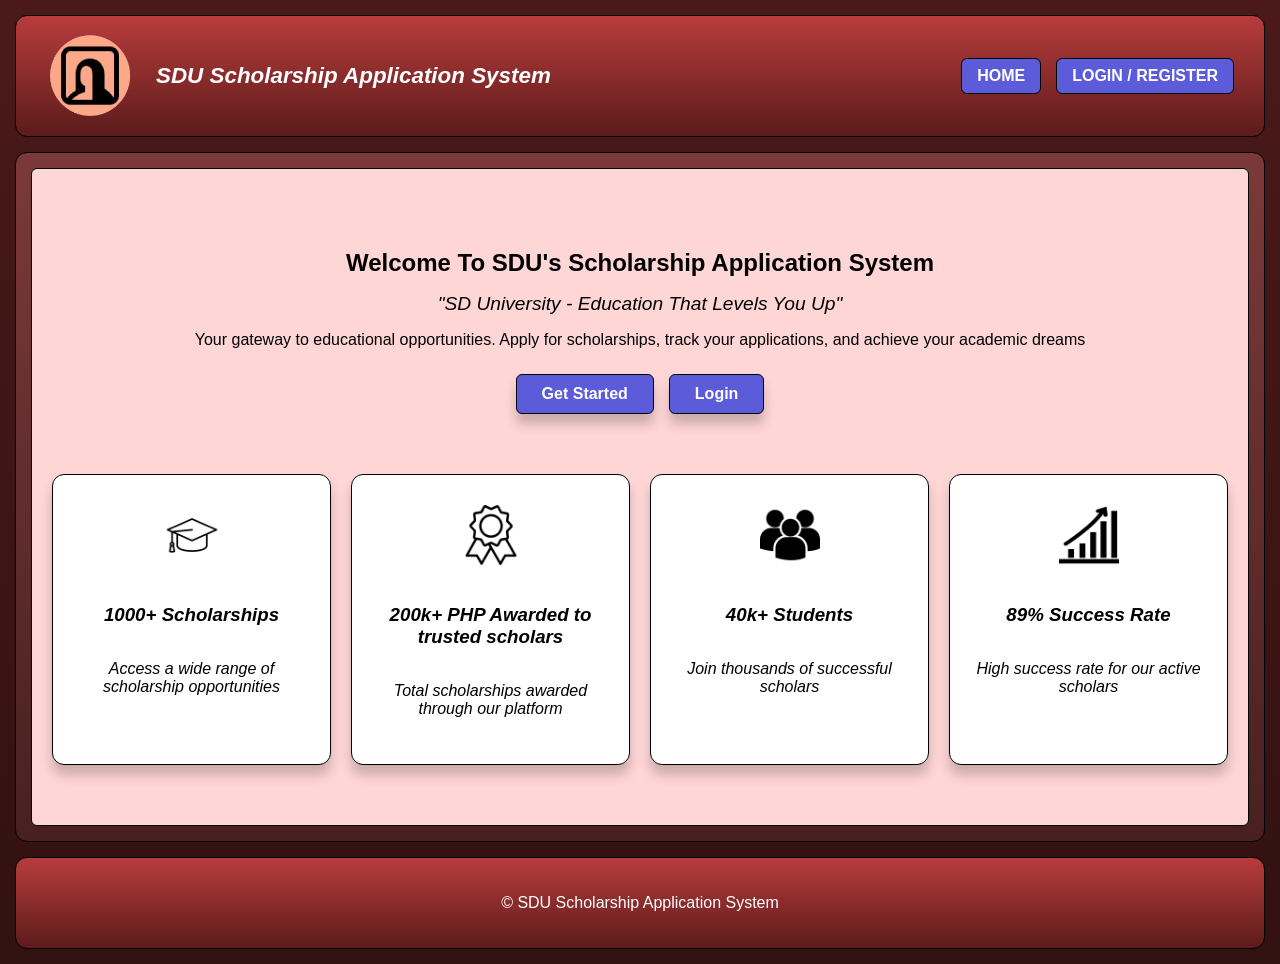
<file: index.html>
<!DOCTYPE html>
<html lang="en">
<head>
    <meta charset="UTF-8">
    <meta name="viewport" content="width=device-width, initial-scale=1.0">
    <title>SDU Scholarship Application System</title>
    <link rel="stylesheet" href="styles.css">
</head>
<body>

    <header>
        <div class="header-left">
            <img src="logo.png" alt="Logo" class="logo-img">
            <span class="website-title">SDU Scholarship Application System</span>
        </div>
        <nav class="header-right">
            <a href="index.html" class="nav-link">HOME</a>
            <a href="auth.html" class="nav-link">LOGIN / REGISTER</a>
        </nav>
    </header>

    <main>
        <div class="main-inner-border">
            <section class="hero-section">
                <h1>Welcome To SDU's Scholarship Application System</h1>
                <h2>"SD University - Education That Levels You Up"</h2>
                <p>Your gateway to educational opportunities. Apply for scholarships, track your applications, and achieve your academic dreams</p>
                
                <div class="hero-buttons">
                    <a href="auth.html" class="action-btn">Get Started</a>
                    <a href="auth.html" class="action-btn">Login</a>
                </div>
            </section>

            <section class="cards-section">
                <div class="card">
                    <img src="card1.png" alt="Card 1 Image" class="card-img">
                    <h3>1000+ Scholarships</h3>
                    <p>Access a wide range of scholarship opportunities</p>
                </div>
                <div class="card">
                    <img src="card2.png" alt="Card 2 Image" class="card-img">
                    <h3>200k+ PHP Awarded to trusted scholars</h3>
                    <p>Total scholarships awarded through our platform</p>
                </div>
                <div class="card">
                    <img src="card3.png" alt="Card 3 Image" class="card-img">
                    <h3>40k+ Students</h3>
                    <p>Join thousands of successful scholars</p>
                </div>
                <div class="card">
                    <img src="card4.png" alt="Card 4 Image" class="card-img">
                    <h3>89% Success Rate</h3>
                    <p>High success rate for our active scholars</p>
                </div>
            </section>
        </div>
    </main>

    <footer>
        <p>&copy; SDU Scholarship Application System</p>
    </footer>

</body>
</html>
</file>
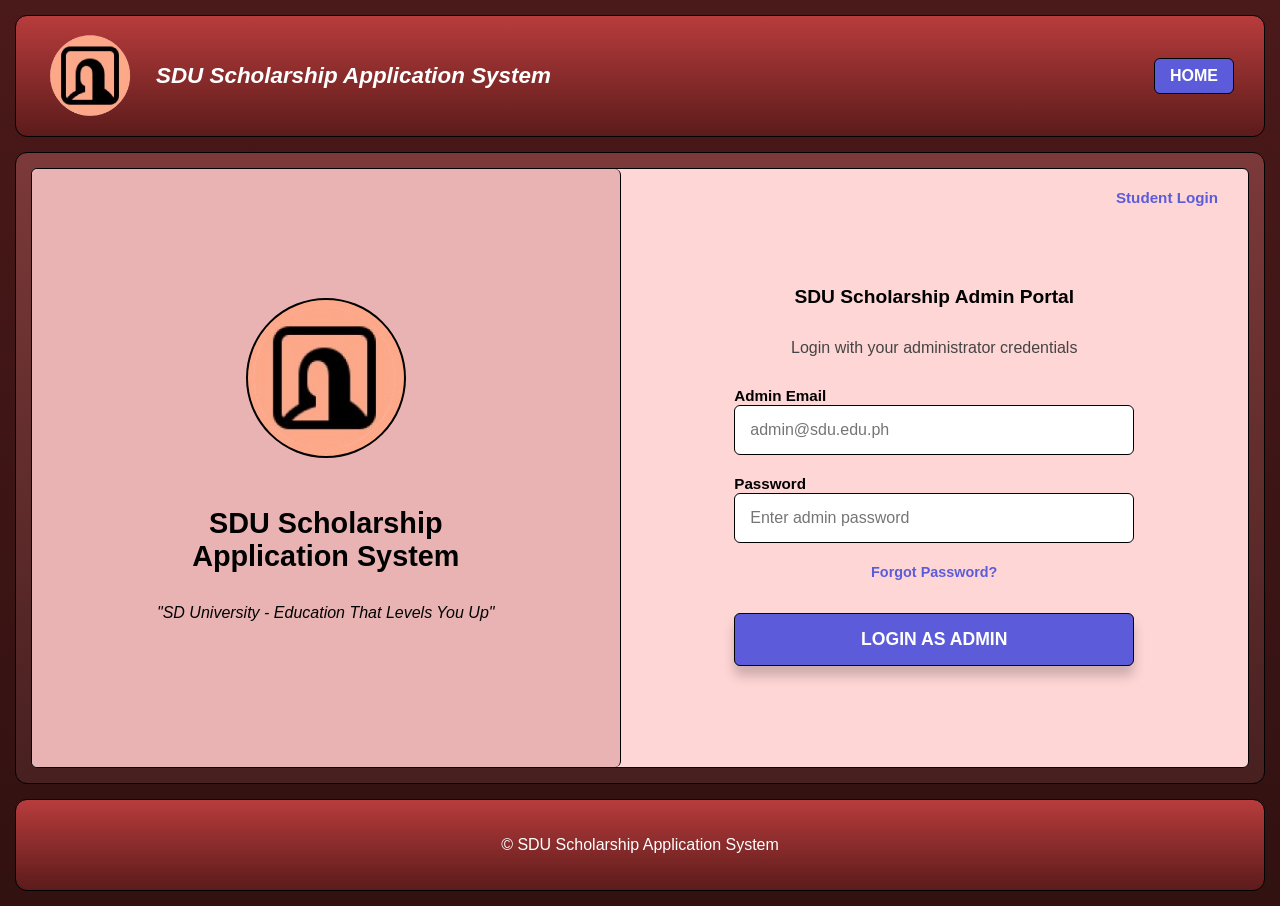
<file: admin-auth.html>
<!DOCTYPE html>
<html lang="en">
<head>
    <meta charset="UTF-8">
    <meta name="viewport" content="width=device-width, initial-scale=1.0">
    <title>Admin Login - SDU Scholarship</title>
    <link rel="stylesheet" href="auth.css">
</head>
<body>

    <header>
        <div class="header-left">
            <img src="logo.png" alt="Logo" class="logo-img">
            <span class="website-title">SDU Scholarship Application System</span>
        </div>
        <nav class="header-right">
            <a href="index.html" class="nav-link">HOME</a>
        </nav>
    </header>

    <main>
        <div class="auth-inner-border">
            
            <div class="auth-left">
                <div class="large-logo-container">
                    <img src="logo.png" alt="Large Logo" class="large-logo">
                </div>
                <h2 class="auth-website-title">SDU Scholarship<br>Application System</h2>
                <p class="auth-tagline">"SD University - Education That Levels You Up"</p>
            </div>

            <div class="auth-right">
                <a href="auth.html" class="admin-login-link">Student Login</a>

                <h2 class="welcome-text">SDU Scholarship Admin Portal</h2>
                <p class="instruction-text">Login with your administrator credentials</p>

                <form action="admin-dashboard.html" class="form-container">

                    <div class="input-group">
                        <label for="emailInput">Admin Email</label>
                        <input type="email" id="emailInput" placeholder="admin@sdu.edu.ph" required>
                    </div>

                    <div class="input-group">
                        <label for="passwordInput">Password</label>
                        <input type="password" id="passwordInput" placeholder="Enter admin password" required>
                    </div>

                    <div class="forgot-password-container">
                        <input type="checkbox" id="forgot-toggle">
                        <label for="forgot-toggle" id="forgotPasswordLink">Forgot Password?</label>
                        
                        <p class="message-text msg-empty">Enter your Admin Email</p>
                        <p class="message-text msg-sent">Password Reset Sent to Email</p>
                    </div>

                    <button type="submit" class="action-btn">LOGIN AS ADMIN</button>
                </form>
            </div>

        </div>
    </main>

    <footer>
        <p>&copy; SDU Scholarship Application System</p>
    </footer>

</body>
</html>
</file>
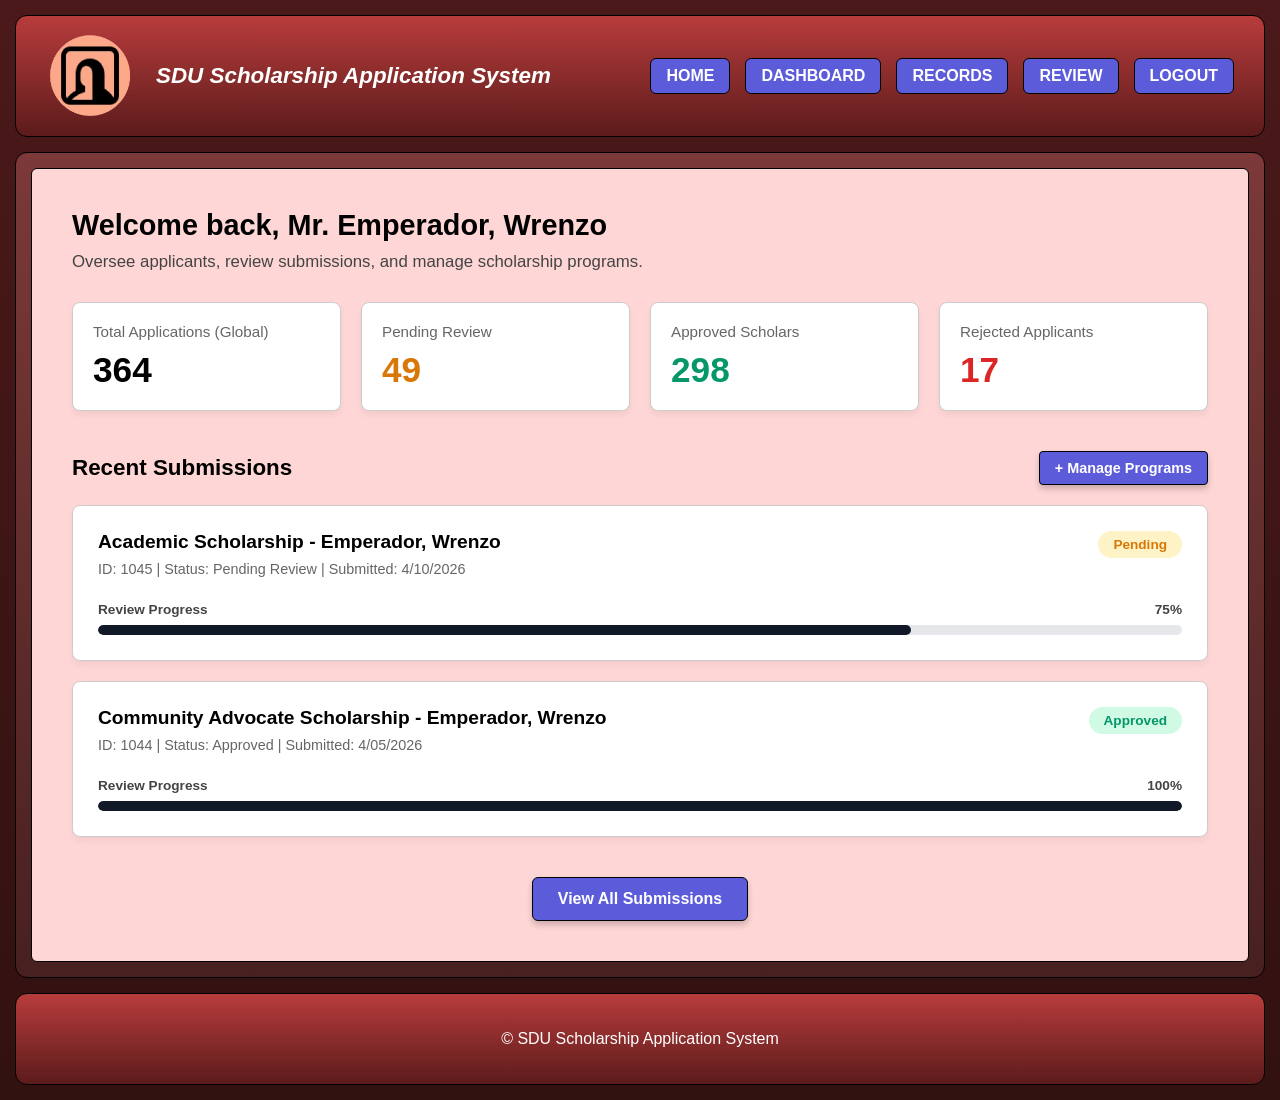
<file: admin-dashboard.html>
<!DOCTYPE html>
<html lang="en">
<head>
    <meta charset="UTF-8">
    <meta name="viewport" content="width=device-width, initial-scale=1.0">
    <title>Admin Dashboard - SDU Scholarship System</title>
    <link rel="stylesheet" href="admin-dashboard.css">
</head>
<body>

    <header>
        <div class="header-left">
            <img src="logo.png" alt="Logo" class="logo-img">
            <span class="website-title">SDU Scholarship Application System</span>
        </div>
        <nav class="header-right">
            <a href="admin-loggedin.html" class="nav-link">HOME</a>
            <a href="admin-dashboard.html" class="nav-link active-nav">DASHBOARD</a>
            <a href="admin-records.html" class="nav-link">RECORDS</a>
            <a href="admin-review.html" class="nav-link">REVIEW</a>
            <a href="admin-auth.html" class="nav-link">LOGOUT</a>
        </nav>
    </header>

    <main>
        <div class="main-inner-border">
            
            <div class="dashboard-header">
                <h2>Welcome back, Mr. Emperador, Wrenzo</h2>
                <p>Oversee applicants, review submissions, and manage scholarship programs.</p>
            </div>

            <div class="stats-container">
                <div class="stat-card">
                    <p class="stat-title">Total Applications (Global)</p>
                    <p class="stat-number bold-black">364</p>
                </div>
                <div class="stat-card">
                    <p class="stat-title">Pending Review</p>
                    <p class="stat-number text-yellow">49</p>
                </div>
                <div class="stat-card">
                    <p class="stat-title">Approved Scholars</p>
                    <p class="stat-number text-green">298</p>
                </div>
                <div class="stat-card">
                    <p class="stat-title">Rejected Applicants</p>
                    <p class="stat-number text-red">17</p>
                </div>
            </div>

            <div class="section-header">
                <h3>Recent Submissions</h3>
                <a href="manage-programs.html" class="action-btn small-btn">+ Manage Programs</a>
            </div>

            <div class="applications-container">
                
                <div class="app-card">
                    <div class="app-card-top">
                        <div class="app-info">
                            <h4>Academic Scholarship - Emperador, Wrenzo</h4>
                            <p>ID: 1045 | Status: Pending Review | Submitted: 4/10/2026</p>
                        </div>
                        <div class="app-status badge-pending">Pending</div>
                    </div>
                    
                    <div class="progress-container">
                        <div class="progress-text-row">
                            <span>Review Progress</span>
                            <span class="progress-percentage">75%</span>
                        </div>
                        <div class="progress-track">
                            <div class="progress-fill" style="width: 75%;"></div>
                        </div>
                    </div>
                </div>

                <div class="app-card">
                    <div class="app-card-top">
                        <div class="app-info">
                            <h4>Community Advocate Scholarship - Emperador, Wrenzo</h4>
                            <p>ID: 1044 | Status: Approved | Submitted: 4/05/2026</p>
                        </div>
                        <div class="app-status badge-approved">Approved</div>
                    </div>
                    
                    <div class="progress-container">
                        <div class="progress-text-row">
                            <span>Review Progress</span>
                            <span class="progress-percentage">100%</span>
                        </div>
                        <div class="progress-track">
                            <div class="progress-fill" style="width: 100%;"></div>
                        </div>
                    </div>
                </div>

            </div>

            <div class="view-all-container">
                <a href="admin-records.html" class="action-btn outline-btn">View All Submissions</a>
            </div>

        </div>
    </main>

    <footer>
        <p>&copy; SDU Scholarship Application System</p>
    </footer>

</body>
</html>
</file>
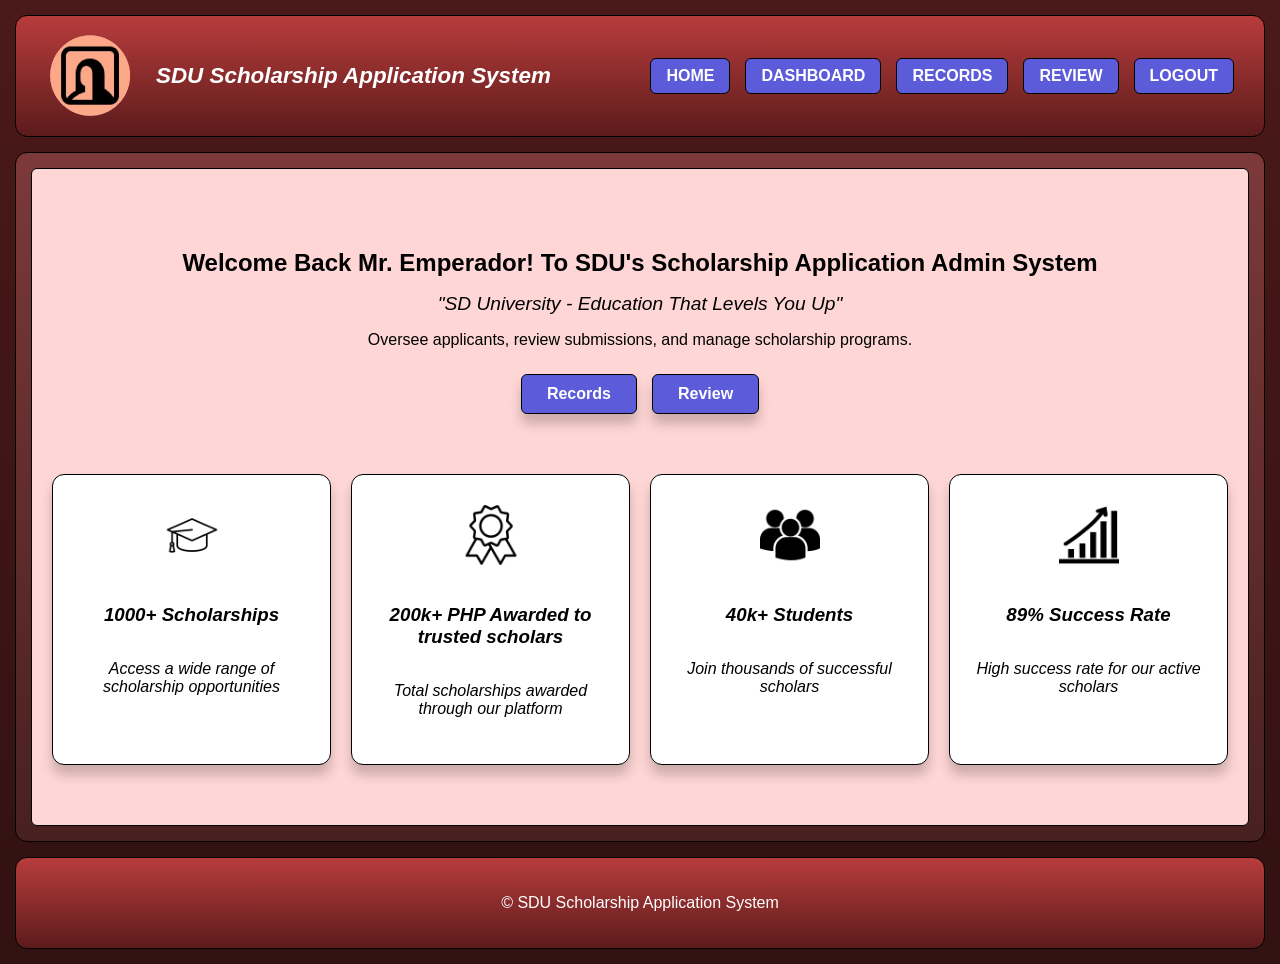
<file: admin-loggedin.html>
<!DOCTYPE html>
<html lang="en">
<head>
    <meta charset="UTF-8">
    <meta name="viewport" content="width=device-width, initial-scale=1.0">
    <title>SDU Scholarship Application System</title>
    <link rel="stylesheet" href="styles.css">
</head>
<body>

    <header>
        <div class="header-left">
            <img src="logo.png" alt="Logo" class="logo-img">
            <span class="website-title">SDU Scholarship Application System</span>
        </div>
        <nav class="header-right">
            <a href="admin-loggedin.html" class="nav-link">HOME</a>
            <a href="admin-dashboard.html" class="nav-link active-nav">DASHBOARD</a>
            <a href="admin-records.html" class="nav-link">RECORDS</a>
            <a href="admin-review.html" class="nav-link">REVIEW</a>
            <a href="admin-auth.html" class="nav-link">LOGOUT</a>
        </nav>
    </header>

    <main>
        <div class="main-inner-border">
            <section class="hero-section">
                <h1>Welcome Back Mr. Emperador! To SDU's Scholarship Application Admin System</h1>
                <h2>"SD University - Education That Levels You Up"</h2>
                <p>Oversee applicants, review submissions, and manage scholarship programs.</p>
                
                <div class="hero-buttons">
                    <a href="admin-records.html" class="action-btn">Records</a>
                    <a href="admin-review.html" class="action-btn">Review</a>
                </div>
            </section>

            <section class="cards-section">
                <div class="card">
                    <img src="card1.png" alt="Card 1 Image" class="card-img">
                    <h3>1000+ Scholarships</h3>
                    <p>Access a wide range of scholarship opportunities</p>
                </div>
                <div class="card">
                    <img src="card2.png" alt="Card 2 Image" class="card-img">
                    <h3>200k+ PHP Awarded to trusted scholars</h3>
                    <p>Total scholarships awarded through our platform</p>
                </div>
                <div class="card">
                    <img src="card3.png" alt="Card 3 Image" class="card-img">
                    <h3>40k+ Students</h3>
                    <p>Join thousands of successful scholars</p>
                </div>
                <div class="card">
                    <img src="card4.png" alt="Card 4 Image" class="card-img">
                    <h3>89% Success Rate</h3>
                    <p>High success rate for our active scholars</p>
                </div>
            </section>
        </div>
    </main>

    <footer>
        <p>&copy; SDU Scholarship Application System</p>
    </footer>

</body>
</html>
</file>
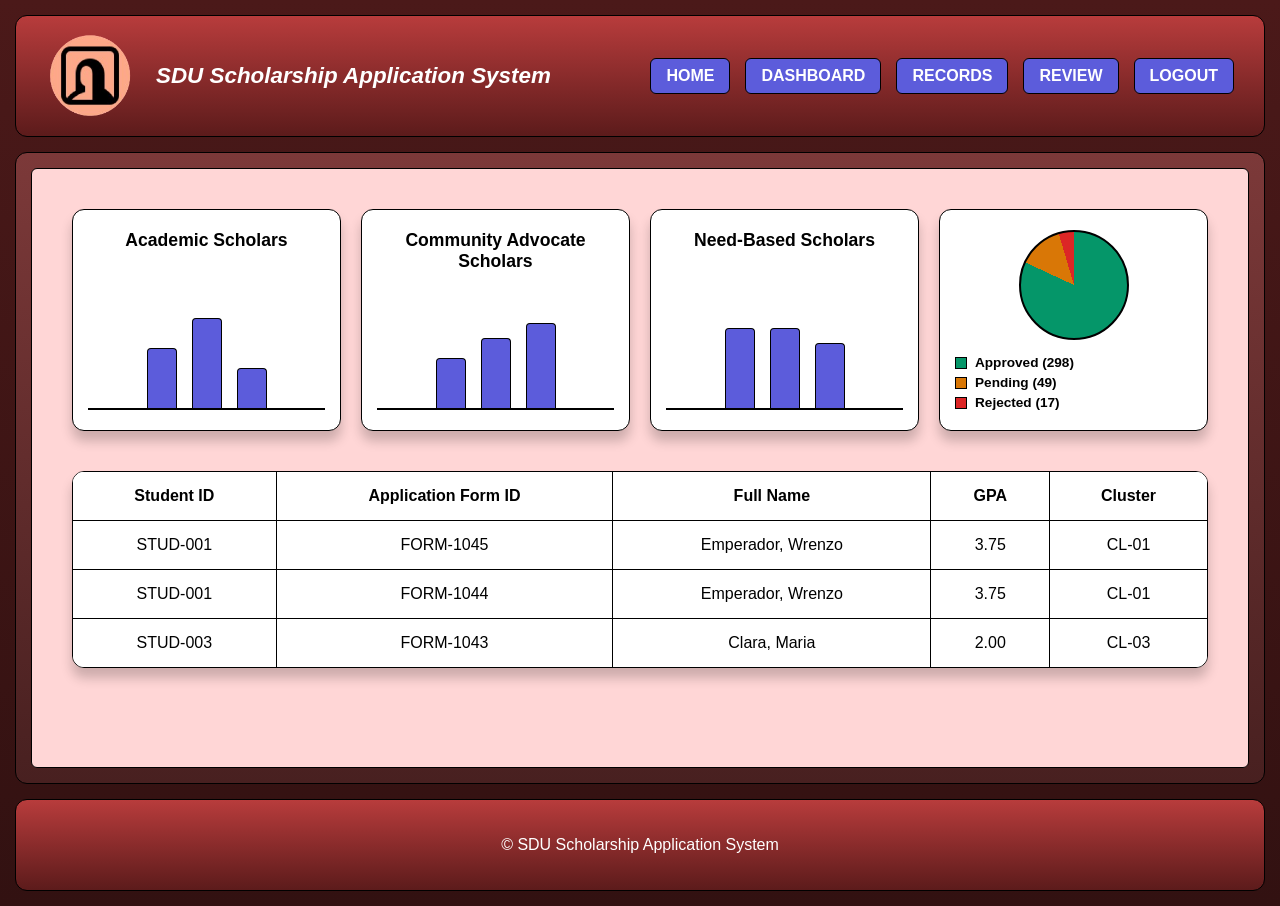
<file: admin-records.html>
<!DOCTYPE html>
<html lang="en">
<head>
    <meta charset="UTF-8">
    <meta name="viewport" content="width=device-width, initial-scale=1.0">
    <title>Admin Records - SDU Scholarship System</title>
    <link rel="stylesheet" href="admin-records.css">
</head>
<body>

    <header>
        <div class="header-left">
            <img src="logo.png" alt="Logo" class="logo-img">
            <span class="website-title">SDU Scholarship Application System</span>
        </div>
        <nav class="header-right">
            <a href="admin-loggedin.html" class="nav-link">HOME</a>
            <a href="admin-dashboard.html" class="nav-link">DASHBOARD</a>
            <a href="admin-records.html" class="nav-link active-nav">RECORDS</a>
            <a href="admin-review.html" class="nav-link">REVIEW</a>
            <a href="admin-auth.html" class="nav-link">LOGOUT</a>
        </nav>
    </header>

    <main>
        <div class="main-inner-border">
            
            <section class="charts-section">
                
                <div class="chart-card">
                    <h4>Academic Scholars</h4>
                    <div class="bar-graph">
                        <div class="bar" style="height: 60px;"></div>
                        <div class="bar" style="height: 90px;"></div>
                        <div class="bar" style="height: 40px;"></div>
                    </div>
                </div>

                <div class="chart-card">
                    <h4>Community Advocate Scholars</h4>
                    <div class="bar-graph">
                        <div class="bar" style="height: 50px;"></div>
                        <div class="bar" style="height: 70px;"></div>
                        <div class="bar" style="height: 85px;"></div>
                    </div>
                </div>

                <div class="chart-card">
                    <h4>Need-Based Scholars</h4>
                    <div class="bar-graph">
                        <div class="bar" style="height: 80px;"></div>
                        <div class="bar" style="height: 80px;"></div>
                        <div class="bar" style="height: 65px;"></div>
                    </div>
                </div>

                <div class="chart-card">
                    <div class="pie-chart-container">
                        <div class="pie-chart"></div>
                        <div class="legend">
                            <div class="legend-item"><span class="swatch green"></span> Approved (298)</div>
                            <div class="legend-item"><span class="swatch yellow"></span> Pending (49)</div>
                            <div class="legend-item"><span class="swatch red"></span> Rejected (17)</div>
                        </div>
                    </div>
                </div>
            </section>

            <section class="table-container">
                <div class="table-responsive">
                    <table class="records-table">
                        <thead>
                            <tr>
                                <th>Student ID</th>
                                <th>Application Form ID</th>
                                <th>Full Name</th>
                                <th>GPA</th>
                                <th>Cluster</th>
                            </tr>
                        </thead>
                        <tbody>
                            <tr>
                                <td>STUD-001</td>
                                <td>FORM-1045</td>
                                <td>Emperador, Wrenzo</td>
                                <td>3.75</td>
                                <td>CL-01</td>
                            </tr>
                            <tr>
                                <td>STUD-001</td>
                                <td>FORM-1044</td>
                                <td>Emperador, Wrenzo</td>
                                <td>3.75</td>
                                <td>CL-01</td>
                            </tr>
                            <tr>
                                <td>STUD-003</td>
                                <td>FORM-1043</td>
                                <td>Clara, Maria</td>
                                <td>2.00</td>
                                <td>CL-03</td>
                            </tr>
                        </tbody>
                    </table>
                </div>
            </section>

        </div>
    </main>

    <footer>
        <p>&copy; SDU Scholarship Application System</p>
    </footer>

</body>
</html>
</file>
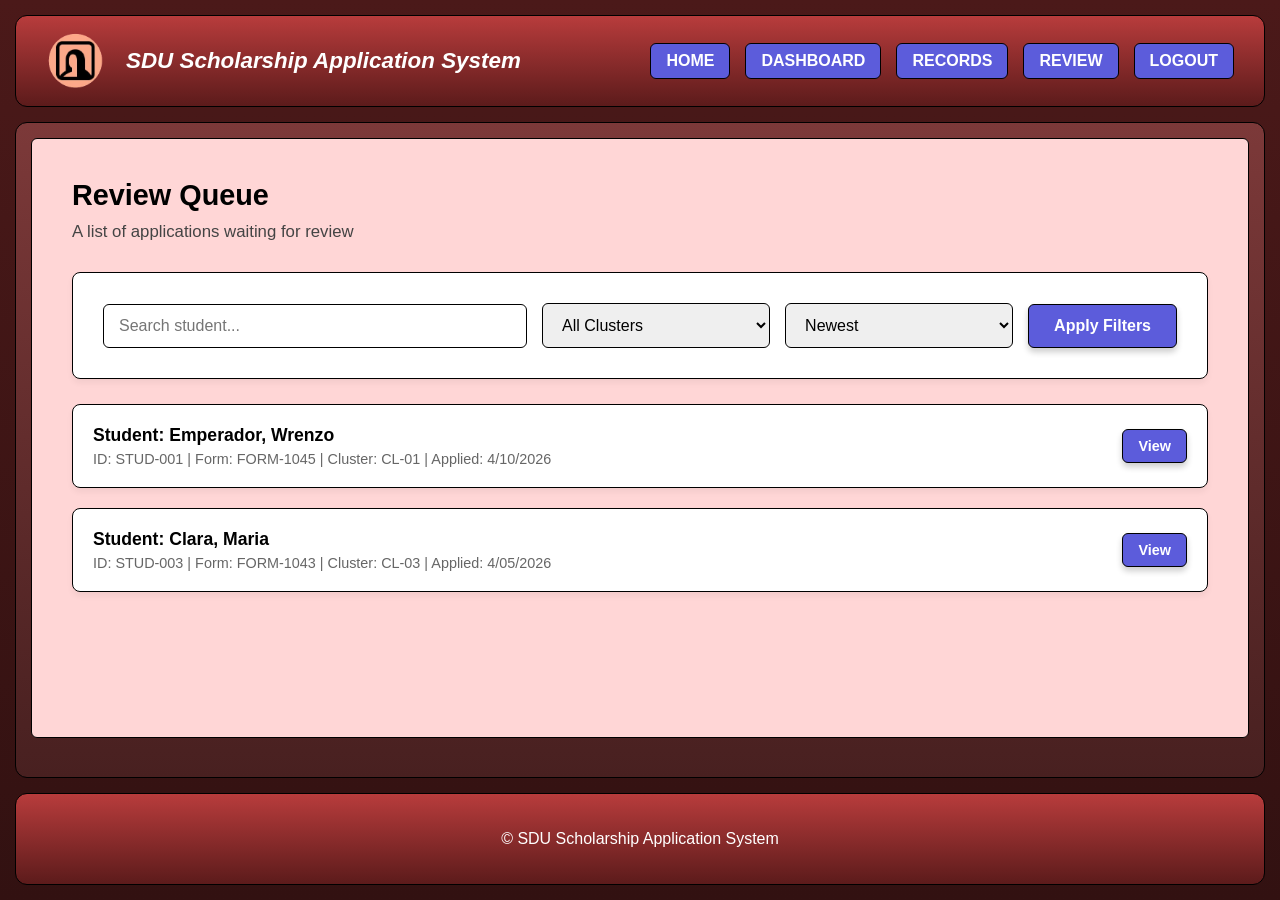
<file: admin-review.html>
<!DOCTYPE html>
<html lang="en">
<head>
    <meta charset="UTF-8">
    <meta name="viewport" content="width=device-width, initial-scale=1.0">
    <title>Admin Review Queue - SDU Scholarship System</title>
    <link rel="stylesheet" href="admin-review.css">
</head>
<body>

    <header>
        <div class="header-left">
            <img src="logo.png" alt="Logo" class="logo-img">
            <span class="website-title">SDU Scholarship Application System</span>
        </div>
        <nav class="header-right">
            <a href="admin-loggedin.html" class="nav-link">HOME</a>
            <a href="admin-dashboard.html" class="nav-link">DASHBOARD</a>
            <a href="admin-records.html" class="nav-link">RECORDS</a>
            <a href="admin-review.html" class="nav-link active-nav">REVIEW</a>
            <a href="admin-auth.html" class="nav-link">LOGOUT</a>
        </nav>
    </header>

    <main>
        <div class="main-inner-border">
            
            <div class="page-header">
                <h2>Review Queue</h2>
                <p>A list of applications waiting for review</p>
            </div>

            <div class="content-card filter-card">
                <div class="filter-controls">
                    <input type="text" class="search-input" placeholder="Search student...">
                    
                    <select class="status-select">
                        <option value="all">All Clusters</option>
                        <option value="CL-01">CL-01</option>
                        <option value="CL-02">CL-02</option>
                        <option value="CL-03">CL-03</option>
                    </select>

                    <select class="status-select">
                        <option value="newest">Newest</option>
                        <option value="oldest">Oldest</option>
                    </select>

                    <button class="action-btn filter-btn">Apply Filters</button>
                </div>
            </div>

            <div class="applications-container">
                
                <div class="app-card">
                    <div class="app-card-top">
                        <div class="app-info">
                            <h4>Student: Emperador, Wrenzo</h4>
                            <p>ID: STUD-001 | Form: FORM-1045 | Cluster: CL-01 | Applied: 4/10/2026</p>
                        </div>
                        <a href="#appPreviewModal1" class="action-btn small-btn">View</a>
                    </div>
                </div>

                <div class="app-card">
                    <div class="app-card-top">
                        <div class="app-info">
                            <h4>Student: Clara, Maria</h4>
                            <p>ID: STUD-003 | Form: FORM-1043 | Cluster: CL-03 | Applied: 4/05/2026</p>
                        </div>
                        <a href="#appPreviewModal2" class="action-btn small-btn">View</a>
                    </div>
                </div>

            </div>

        </div>
    </main>

    <footer>
        <p>&copy; SDU Scholarship Application System</p>
    </footer>

    <div id="appPreviewModal1" class="modal-overlay">
        <div class="modal-content">
            <a href="#" class="close-modal">&times;</a>
            <div class="modal-body-scroll">
                <div class="apply-header-container">
                    <div class="page-header">
                        <h2>Application Review (FORM-1045)</h2>
                        <p>Reviewing submission for Wrenzo Emperador</p>
                    </div>
                    <div class="photo-upload-box">
                        <p>SUBMITTED 2x2</p>
                        <label class="upload-btn">View Photo</label>
                    </div>
                </div>

                <div class="application-form">
                    <div class="content-card">
                        <div class="card-header">
                            <h3>Scholarship Selection</h3>
                        </div>
                        <div class="form-group">
                            <label>Scholarship Type</label>
                            <select class="form-control" disabled>
                                <option selected>Academic Scholarship (CL-01)</option>
                            </select>
                        </div>
                    </div>

                    <div class="content-card">
                        <div class="card-header">
                            <h3>Personal Information</h3>
                        </div>
                        <div class="form-row">
                            <div class="form-group flex-1">
                                <label>First Name</label>
                                <input type="text" class="form-control" value="Wrenzo" readonly>
                            </div>
                            <div class="form-group flex-1">
                                <label>Last Name</label>
                                <input type="text" class="form-control" value="Emperador" readonly>
                            </div>
                        </div>
                        <div class="form-row">
                            <div class="form-group flex-1">
                                <label>Email</label>
                                <input type="email" class="form-control" value="wrenzoemperador@gmail.com" readonly>
                            </div>
                            <div class="form-group flex-1">
                                <label>Phone Number</label>
                                <input type="tel" class="form-control" value="09123456789" readonly>
                            </div>
                        </div>
                        <div class="form-group">
                            <label>Date of Birth</label>
                            <input type="text" class="form-control" value="05/15/2005" readonly>
                        </div>
                        <div class="form-group">
                            <label>Street Address</label>
                            <input type="text" class="form-control" value="123 University Ave" readonly>
                        </div>
                        <div class="form-row">
                            <div class="form-group flex-1">
                                <label>City</label>
                                <input type="text" class="form-control" value="Pasay City" readonly>
                            </div>
                            <div class="form-group flex-1">
                                <label>State / Region</label>
                                <input type="text" class="form-control" value="Metro Manila" readonly>
                            </div>
                            <div class="form-group flex-1">
                                <label>Zip Code</label>
                                <input type="text" class="form-control" value="1300" readonly>
                            </div>
                        </div>
                    </div>

                    <div class="content-card">
                        <div class="card-header">
                            <h3>Academic Information</h3>
                        </div>
                        <div class="form-group">
                            <label>Current School/University</label>
                            <input type="text" class="form-control" value="SD University" readonly>
                        </div>
                        <div class="form-row">
                            <div class="form-group flex-1">
                                <label>GPA</label>
                                <input type="text" class="form-control" value="3.75" readonly>
                            </div>
                            <div class="form-group flex-1">
                                <label>Grade Level</label>
                                <select class="form-control" disabled>
                                    <option selected>2nd Year</option>
                                </select>
                            </div>
                        </div>
                        <div class="form-group">
                            <label>Intended Major/Field of Study</label>
                            <input type="text" class="form-control" value="Computer Engineering" readonly>
                        </div>
                    </div>

                    <div class="content-card">
                        <div class="card-header">
                            <h3>Documents</h3>
                        </div>
                        <div class="form-group">
                            <label>Official Transcript (PDF)</label>
                            <div class="form-control document-view">
                                <span class="doc-name">W_Emperador_Transcript.pdf</span>
                                <a href="#" class="doc-link">Open File</a>
                            </div>
                        </div>
                        <div class="form-group">
                            <label>Letter of Recommendation (PDF)</label>
                            <div class="form-control document-view">
                                <span class="doc-name">W_Emperador_Recommendation.pdf</span>
                                <a href="#" class="doc-link">Open File</a>
                            </div>
                        </div>
                    </div>

                    <div class="form-actions admin-review-actions">
                        <a href="#" class="action-btn reject-btn">Reject</a>
                        <a href="#" class="action-btn process-btn">Process</a>
                        <a href="#" class="action-btn approve-btn">Approve</a>
                    </div>
                </div>
            </div>
        </div>
    </div>

    <div id="appPreviewModal2" class="modal-overlay">
        <div class="modal-content">
            <a href="#" class="close-modal">&times;</a>
            <div class="modal-body-scroll">
                <div class="apply-header-container">
                    <div class="page-header">
                        <h2>Application Review (FORM-1043)</h2>
                        <p>Reviewing submission for Maria Clara</p>
                    </div>
                    <div class="photo-upload-box">
                        <p>SUBMITTED 2x2</p>
                        <label class="upload-btn">View Photo</label>
                    </div>
                </div>

                <div class="application-form">
                    <div class="content-card">
                        <div class="card-header">
                            <h3>Scholarship Selection</h3>
                        </div>
                        <div class="form-group">
                            <label>Scholarship Type</label>
                            <select class="form-control" disabled>
                                <option selected>Need-Based Scholarship (CL-03)</option>
                            </select>
                        </div>
                    </div>

                    <div class="content-card">
                        <div class="card-header">
                            <h3>Personal Information</h3>
                        </div>
                        <div class="form-row">
                            <div class="form-group flex-1">
                                <label>First Name</label>
                                <input type="text" class="form-control" value="Maria" readonly>
                            </div>
                            <div class="form-group flex-1">
                                <label>Last Name</label>
                                <input type="text" class="form-control" value="Clara" readonly>
                            </div>
                        </div>
                        <div class="form-row">
                            <div class="form-group flex-1">
                                <label>Email</label>
                                <input type="email" class="form-control" value="maria.clara@gmail.com" readonly>
                            </div>
                            <div class="form-group flex-1">
                                <label>Phone Number</label>
                                <input type="tel" class="form-control" value="09198765432" readonly>
                            </div>
                        </div>
                        <div class="form-group">
                            <label>Date of Birth</label>
                            <input type="text" class="form-control" value="10/20/2005" readonly>
                        </div>
                        <div class="form-group">
                            <label>Street Address</label>
                            <input type="text" class="form-control" value="456 Rizal Avenue" readonly>
                        </div>
                        <div class="form-row">
                            <div class="form-group flex-1">
                                <label>City</label>
                                <input type="text" class="form-control" value="Manila City" readonly>
                            </div>
                            <div class="form-group flex-1">
                                <label>State / Region</label>
                                <input type="text" class="form-control" value="Metro Manila" readonly>
                            </div>
                            <div class="form-group flex-1">
                                <label>Zip Code</label>
                                <input type="text" class="form-control" value="1000" readonly>
                            </div>
                        </div>
                    </div>

                    <div class="content-card">
                        <div class="card-header">
                            <h3>Academic Information</h3>
                        </div>
                        <div class="form-group">
                            <label>Current School/University</label>
                            <input type="text" class="form-control" value="SD University" readonly>
                        </div>
                        <div class="form-row">
                            <div class="form-group flex-1">
                                <label>GPA</label>
                                <input type="text" class="form-control" value="2.00" readonly>
                            </div>
                            <div class="form-group flex-1">
                                <label>Grade Level</label>
                                <select class="form-control" disabled>
                                    <option selected>1st Year</option>
                                </select>
                            </div>
                        </div>
                        <div class="form-group">
                            <label>Intended Major/Field of Study</label>
                            <input type="text" class="form-control" value="Accounting" readonly>
                        </div>
                    </div>

                    <div class="content-card">
                        <div class="card-header">
                            <h3>Documents</h3>
                        </div>
                        <div class="form-group">
                            <label>Official Transcript (PDF)</label>
                            <div class="form-control document-view">
                                <span class="doc-name">M_Clara_Transcript.pdf</span>
                                <a href="#" class="doc-link">Open File</a>
                            </div>
                        </div>
                        <div class="form-group">
                            <label>Letter of Recommendation (PDF)</label>
                            <div class="form-control document-view">
                                <span class="doc-name">M_Clara_Recommendation.pdf</span>
                                <a href="#" class="doc-link">Open File</a>
                            </div>
                        </div>
                    </div>

                    <div class="form-actions admin-review-actions">
                        <a href="#" class="action-btn reject-btn">Reject</a>
                        <a href="#" class="action-btn process-btn">Process</a>
                        <a href="#" class="action-btn approve-btn">Approve</a>
                    </div>
                </div>
            </div>
        </div>
    </div>

</body>
</html>
</file>
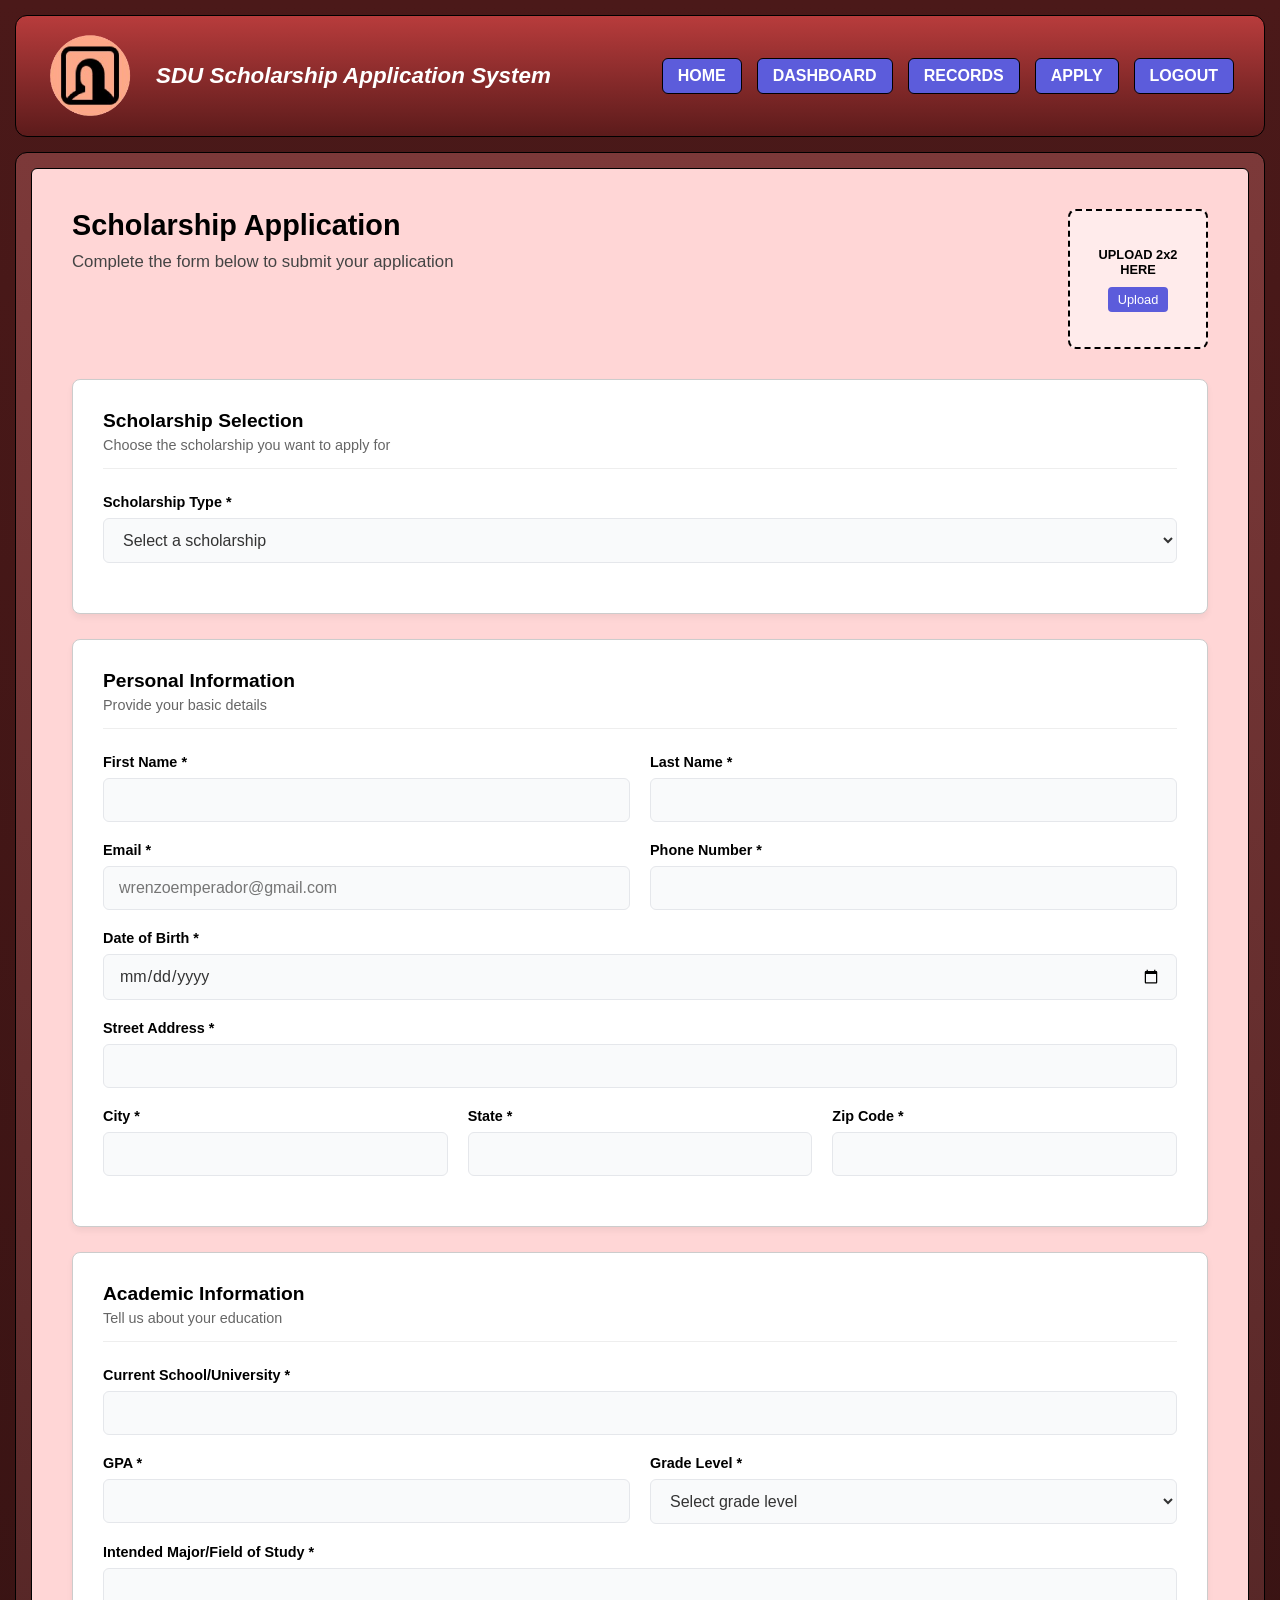
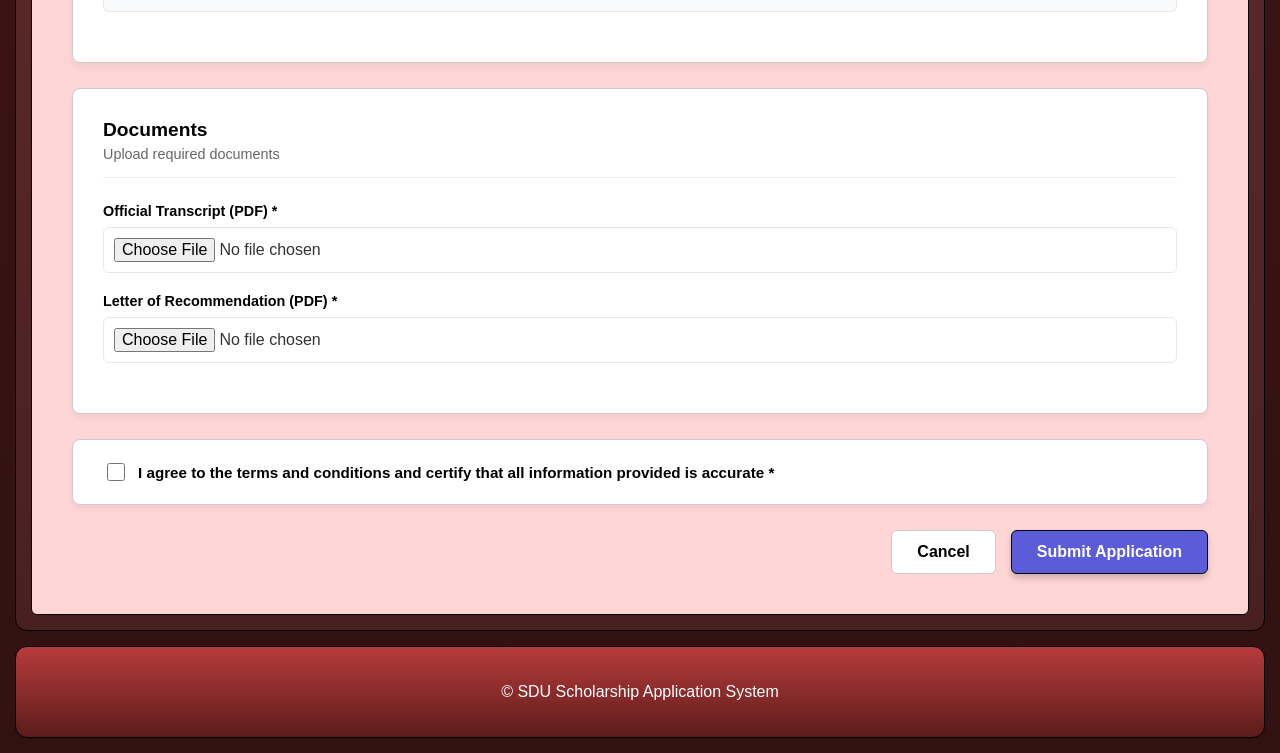
<file: apply.html>
<!DOCTYPE html>
<html lang="en">
<head>
    <meta charset="UTF-8">
    <meta name="viewport" content="width=device-width, initial-scale=1.0">
    <title>Apply - SDU Scholarship</title>
    <link rel="stylesheet" href="apply.css">
</head>
<body>

    <header>
        <div class="header-left">
            <img src="logo.png" alt="Logo" class="logo-img">
            <span class="website-title">SDU Scholarship Application System</span>
        </div>
        <nav class="header-right">
            <a href="loggedin.html" class="nav-link">HOME</a>
            <a href="dashboard.html" class="nav-link">DASHBOARD</a>
            <a href="records.html" class="nav-link">RECORDS</a>
            <a href="apply.html" class="nav-link active-nav">APPLY</a>
            <a href="auth.html" class="nav-link">LOGOUT</a>
        </nav>
    </header>

    <main>
        <div class="main-inner-border">
            
            <div class="apply-header-container">
                <div class="page-header">
                    <h2>Scholarship Application</h2>
                    <p>Complete the form below to submit your application</p>
                </div>
                
                <div class="photo-upload-box">
                    <p>UPLOAD 2x2 HERE</p>
                    <label class="upload-btn">
                        Upload
                        <input type="file" accept="image/*" style="display: none;">
                    </label>
                </div>
            </div>

            <form action="dashboard.html" class="application-form">
                
                <div class="content-card">
                    <div class="card-header">
                        <h3>Scholarship Selection</h3>
                        <p>Choose the scholarship you want to apply for</p>
                    </div>
                    <div class="form-group">
                        <label for="scholarshipType">Scholarship Type *</label>
                        <select id="scholarshipType" class="form-control" required>
                            <option value="" disabled selected>Select a scholarship</option>
                            <option value="academic">Academic Scholarship</option>
                            <option value="community">Community Advocate Scholarship</option>
                            <option value="need-based">Need-Based Scholarship</option>
                        </select>
                    </div>
                </div>

                <div class="content-card">
                    <div class="card-header">
                        <h3>Personal Information</h3>
                        <p>Provide your basic details</p>
                    </div>
                    
                    <div class="form-row">
                        <div class="form-group flex-1">
                            <label for="firstName">First Name *</label>
                            <input type="text" id="firstName" class="form-control" required>
                        </div>
                        <div class="form-group flex-1">
                            <label for="lastName">Last Name *</label>
                            <input type="text" id="lastName" class="form-control" required>
                        </div>
                    </div>

                    <div class="form-row">
                        <div class="form-group flex-1">
                            <label for="email">Email *</label>
                            <input type="email" id="email" class="form-control" placeholder="wrenzoemperador@gmail.com" required>
                        </div>
                        <div class="form-group flex-1">
                            <label for="phone">Phone Number *</label>
                            <input type="tel" id="phone" class="form-control" required>
                        </div>
                    </div>

                    <div class="form-group">
                        <label for="dob">Date of Birth *</label>
                        <input type="date" id="dob" class="form-control" required>
                    </div>

                    <div class="form-group">
                        <label for="street">Street Address *</label>
                        <input type="text" id="street" class="form-control" required>
                    </div>

                    <div class="form-row">
                        <div class="form-group flex-1">
                            <label for="city">City *</label>
                            <input type="text" id="city" class="form-control" required>
                        </div>
                        <div class="form-group flex-1">
                            <label for="state">State *</label>
                            <input type="text" id="state" class="form-control" required>
                        </div>
                        <div class="form-group flex-1">
                            <label for="zip">Zip Code *</label>
                            <input type="text" id="zip" class="form-control" required>
                        </div>
                    </div>
                </div>

                <div class="content-card">
                    <div class="card-header">
                        <h3>Academic Information</h3>
                        <p>Tell us about your education</p>
                    </div>

                    <div class="form-group">
                        <label for="school">Current School/University *</label>
                        <input type="text" id="school" class="form-control" required>
                    </div>

                    <div class="form-row">
                        <div class="form-group flex-1">
                            <label for="gpa">GPA *</label>
                            <input type="text" id="gpa" class="form-control" required>
                        </div>
                        <div class="form-group flex-1">
                            <label for="gradeLevel">Grade Level *</label>
                            <select id="gradeLevel" class="form-control" required>
                                <option value="" disabled selected>Select grade level</option>
                                <option value="1st Year">1st Year</option>
                                <option value="2nd Year">2nd Year</option>
                                <option value="3rd Year">3rd Year</option>
                                <option value="4th Year">4th Year</option>
                            </select>
                        </div>
                    </div>

                    <div class="form-group">
                        <label for="major">Intended Major/Field of Study *</label>
                        <input type="text" id="major" class="form-control" required>
                    </div>
                </div>

                <div class="content-card">
                    <div class="card-header">
                        <h3>Documents</h3>
                        <p>Upload required documents</p>
                    </div>

                    <div class="form-group">
                        <label for="transcript">Official Transcript (PDF) *</label>
                        <input type="file" id="transcript" class="form-control file-input" accept=".pdf">
                    </div>

                    <div class="form-group">
                        <label for="recommendation">Letter of Recommendation (PDF) *</label>
                        <input type="file" id="recommendation" class="form-control file-input" accept=".pdf">
                    </div>
                </div>

                <div class="content-card agreement-card">
                    <label class="checkbox-label">
                        <input type="checkbox" required>
                        <span>I agree to the terms and conditions and certify that all information provided is accurate *</span>
                    </label>
                </div>

                <div class="form-actions">
                    <a href="mockdashboard.html" class="action-btn cancel-btn">Cancel</a>
                    <button type="submit" class="action-btn submit-btn">Submit Application</button>
                </div>

            </form>

        </div>
    </main>

    <footer>
        <p>&copy; SDU Scholarship Application System</p>
    </footer>

</body>
</html>
</file>
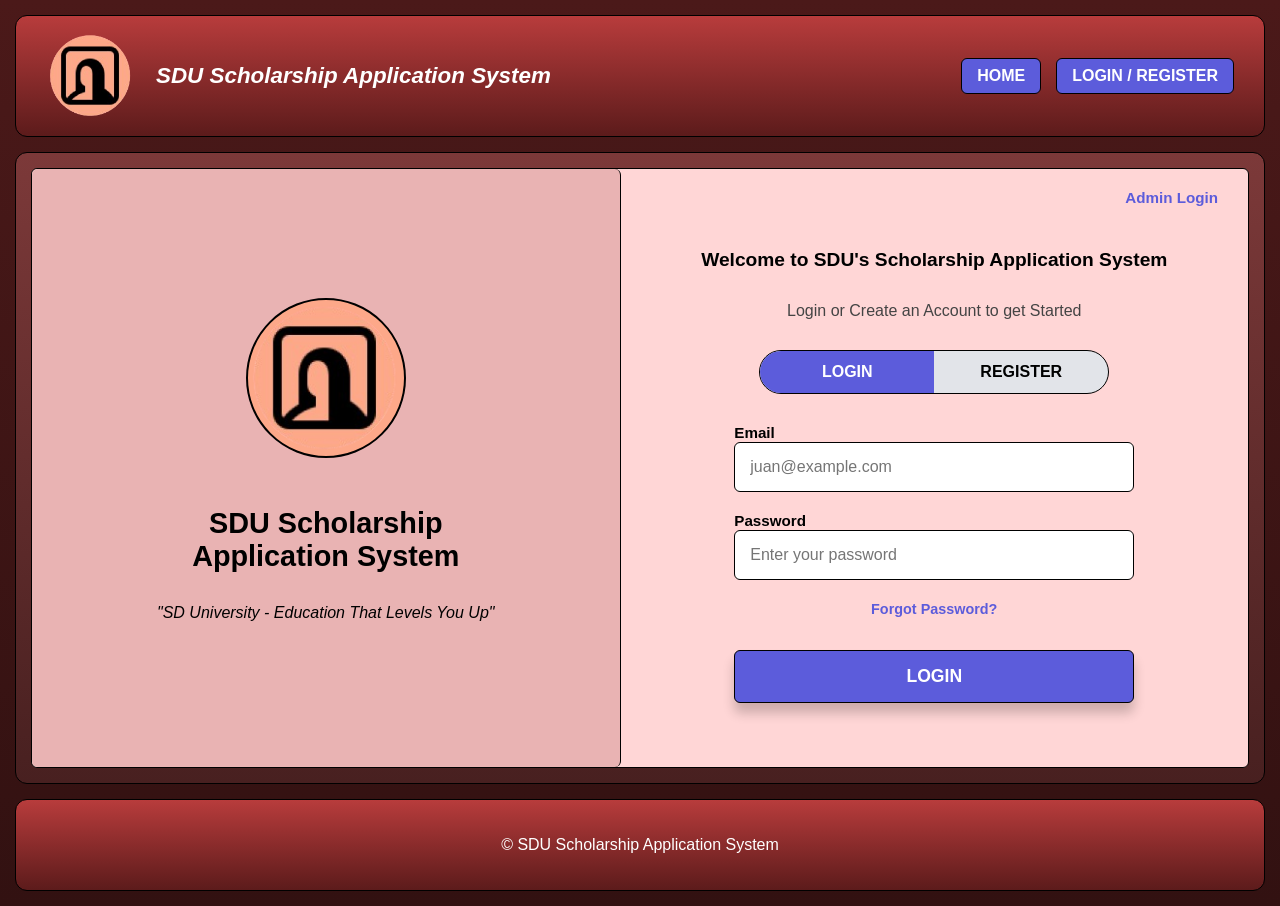
<file: auth.html>
<!DOCTYPE html>
<html lang="en">
<head>
    <meta charset="UTF-8">
    <meta name="viewport" content="width=device-width, initial-scale=1.0">
    <title>Login / Register - SDU Scholarship</title>
    <link rel="stylesheet" href="auth.css">
</head>
<body>

    <header>
        <div class="header-left">
            <img src="logo.png" alt="Logo" class="logo-img">
            <span class="website-title">SDU Scholarship Application System</span>
        </div>
        <nav class="header-right">
            <a href="index.html" class="nav-link">HOME</a>
            <a href="auth.html" class="nav-link">LOGIN / REGISTER</a>
        </nav>
    </header>

    <main>
        <div class="auth-inner-border">
            
            <div class="auth-left">
                <div class="large-logo-container">
                    <img src="logo.png" alt="Large Logo" class="large-logo">
                </div>
                <h2 class="auth-website-title">SDU Scholarship<br>Application System</h2>
                <p class="auth-tagline">"SD University - Education That Levels You Up"</p>
            </div>

            <div class="auth-right">
                <a href="admin-auth.html" class="admin-login-link">Admin Login</a>

                <h2 class="welcome-text">Welcome to SDU's Scholarship Application System</h2>
                <p class="instruction-text">Login or Create an Account to get Started</p>

                <div class="pill-container">
                    <input type="radio" id="tab-login" name="auth-tab" checked>
                    <label for="tab-login" class="pill-btn login-lbl">LOGIN</label>

                    <input type="radio" id="tab-register" name="auth-tab">
                    <label for="tab-register" class="pill-btn reg-lbl">REGISTER</label>
                </div>

                <form action="dashboard.html" class="form-container">
                    
                    <div class="input-group register-only">
                        <label for="fullNameInput">Full Name</label>
                        <input type="text" id="fullNameInput" placeholder="Juan Dela Cruz">
                    </div>

                    <div class="input-group">
                        <label for="emailInput">Email</label>
                        <input type="email" id="emailInput" placeholder="juan@example.com" required>
                    </div>

                    <div class="input-group">
                        <label for="passwordInput">Password</label>
                        <input type="password" id="passwordInput" placeholder="Enter your password" required>
                    </div>

                    <div class="input-group register-only">
                        <label for="confirmPasswordInput">Confirm Password</label>
                        <input type="password" id="confirmPasswordInput" placeholder="Confirm your password">
                    </div>

                    <div class="forgot-password-container login-only">
                        <input type="checkbox" id="forgot-toggle">
                        <label for="forgot-toggle" id="forgotPasswordLink">Forgot Password?</label>
                        
                        <p class="message-text msg-empty">Enter an Email</p>
                        <p class="message-text msg-sent">Password Reset Sent to Email</p>
                    </div>

                    <button type="submit" class="action-btn login-only">LOGIN</button>
                    <button type="submit" class="action-btn register-only">REGISTER</button>
                </form>
            </div>

        </div>
    </main>

    <footer>
        <p>&copy; SDU Scholarship Application System</p>
    </footer>

</body>
</html>
</file>
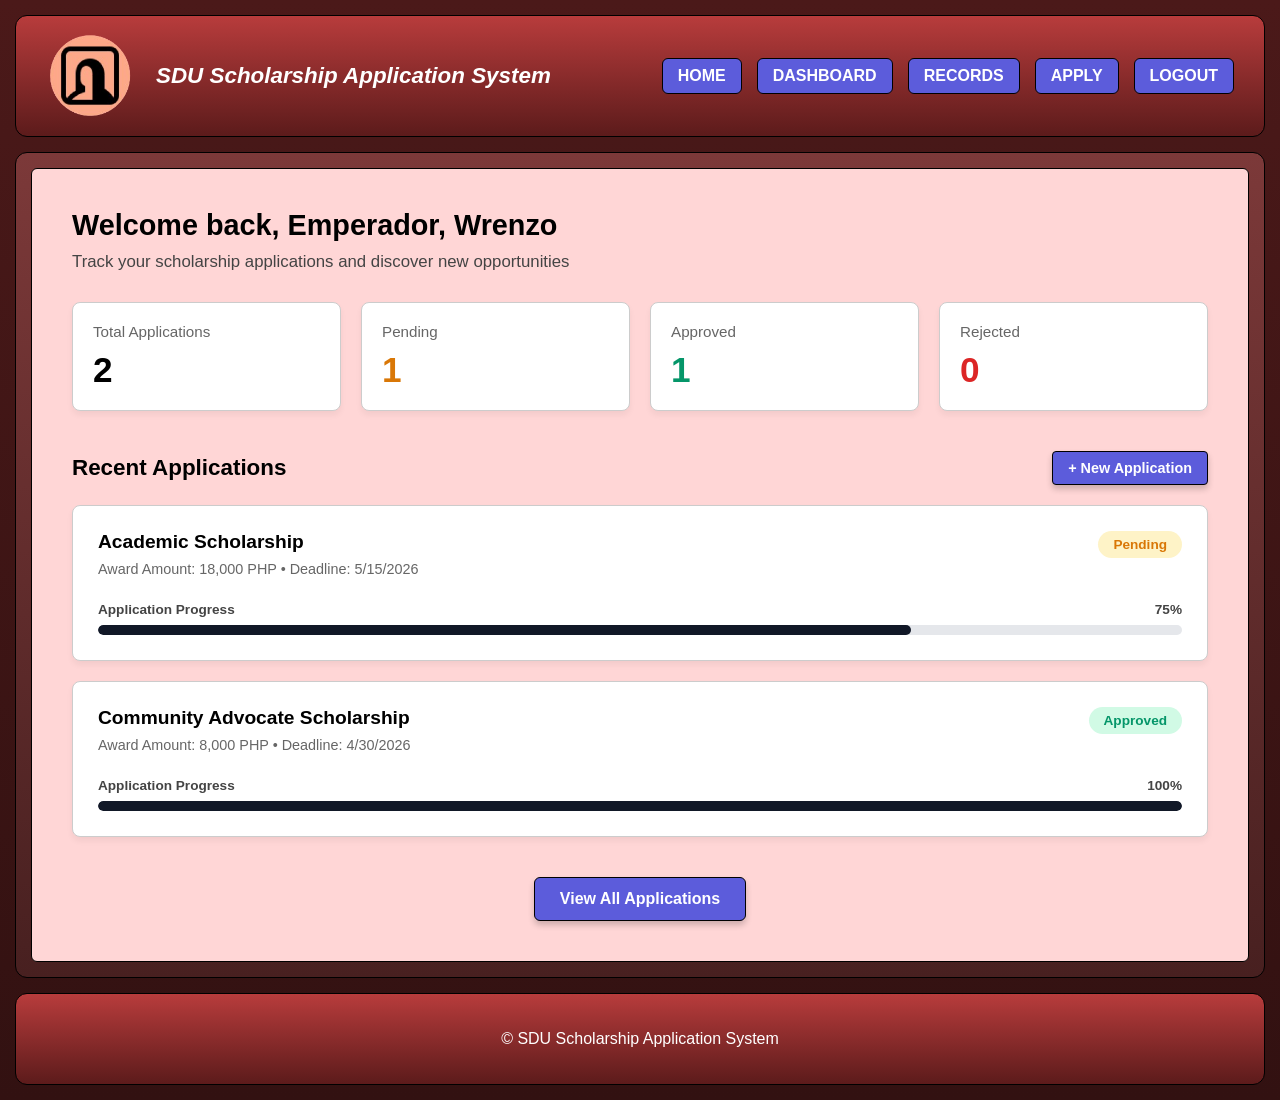
<file: dashboard.html>
<!DOCTYPE html>
<html lang="en">
<head>
    <meta charset="UTF-8">
    <meta name="viewport" content="width=device-width, initial-scale=1.0">
    <title>Dashboard - SDU Scholarship</title>
    <link rel="stylesheet" href="dashboard.css">
</head>
<body>

    <header>
        <div class="header-left">
            <img src="logo.png" alt="Logo" class="logo-img">
            <span class="website-title">SDU Scholarship Application System</span>
        </div>
        <nav class="header-right">
            <a href="loggedin.html" class="nav-link">HOME</a>
            <a href="dashboard.html" class="nav-link active-nav">DASHBOARD</a>
            <a href="records.html" class="nav-link">RECORDS</a>
            <a href="apply.html" class="nav-link">APPLY</a>
            <a href="auth.html" class="nav-link">LOGOUT</a>
        </nav>
    </header>

    <main>
        <div class="main-inner-border">
            
            <div class="dashboard-header">
                <h2>Welcome back, Emperador, Wrenzo</h2>
                <p>Track your scholarship applications and discover new opportunities</p>
            </div>

            <div class="stats-container">
                <div class="stat-card">
                    <p class="stat-title">Total Applications</p>
                    <p class="stat-number bold-black">2</p>
                </div>
                <div class="stat-card">
                    <p class="stat-title">Pending</p>
                    <p class="stat-number text-yellow">1</p>
                </div>
                <div class="stat-card">
                    <p class="stat-title">Approved</p>
                    <p class="stat-number text-green">1</p>
                </div>
                <div class="stat-card">
                    <p class="stat-title">Rejected</p>
                    <p class="stat-number text-red">0</p>
                </div>
            </div>

            <div class="section-header">
                <h3>Recent Applications</h3>
                <a href="apply.html" class="action-btn small-btn">+ New Application</a>
            </div>

            <div class="applications-container">
                
                <div class="app-card">
                    <div class="app-card-top">
                        <div class="app-info">
                            <h4>Academic Scholarship</h4>
                            <p>Award Amount: 18,000 PHP &bull; Deadline: 5/15/2026</p>
                        </div>
                        <div class="app-status badge-pending">Pending</div>
                    </div>
                    
                    <div class="progress-container">
                        <div class="progress-text-row">
                            <span>Application Progress</span>
                            <span class="progress-percentage">75%</span>
                        </div>
                        <div class="progress-track">
                            <div class="progress-fill" style="width: 75%;"></div>
                        </div>
                    </div>
                </div>

                <div class="app-card">
                    <div class="app-card-top">
                        <div class="app-info">
                            <h4>Community Advocate Scholarship</h4>
                            <p>Award Amount: 8,000 PHP &bull; Deadline: 4/30/2026</p>
                        </div>
                        <div class="app-status badge-approved">Approved</div>
                    </div>
                    
                    <div class="progress-container">
                        <div class="progress-text-row">
                            <span>Application Progress</span>
                            <span class="progress-percentage">100%</span>
                        </div>
                        <div class="progress-track">
                            <div class="progress-fill" style="width: 100%;"></div>
                        </div>
                    </div>
                </div>

            </div>

            <div class="view-all-container">
                <a href="records.html" class="action-btn outline-btn">View All Applications</a>
            </div>

        </div>
    </main>

    <footer>
        <p>&copy; SDU Scholarship Application System</p>
    </footer>

</body>
</html>
</file>
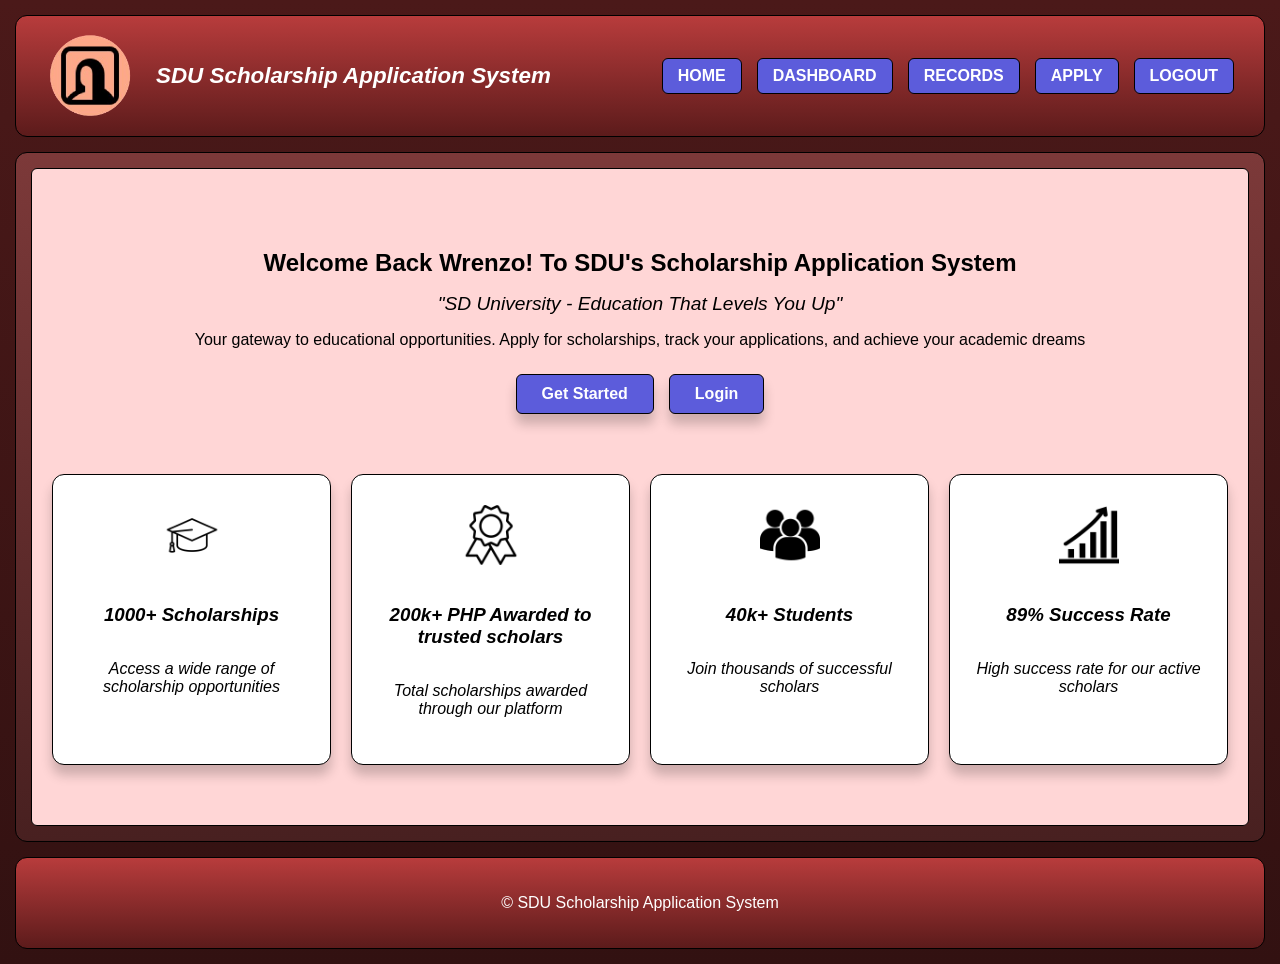
<file: loggedin.html>
<!DOCTYPE html>
<html lang="en">
<head>
    <meta charset="UTF-8">
    <meta name="viewport" content="width=device-width, initial-scale=1.0">
    <title>SDU Scholarship Application System</title>
    <link rel="stylesheet" href="styles.css">
</head>
<body>

    <header>
        <div class="header-left">
            <img src="logo.png" alt="Logo" class="logo-img">
            <span class="website-title">SDU Scholarship Application System</span>
        </div>
        <nav class="header-right">
            <a href="loggedin.html" class="nav-link">HOME</a>
            <a href="dashboard.html" class="nav-link active-nav">DASHBOARD</a>
            <a href="records.html" class="nav-link">RECORDS</a>
            <a href="apply.html" class="nav-link">APPLY</a>
            <a href="auth.html" class="nav-link">LOGOUT</a>
        </nav>
    </header>

    <main>
        <div class="main-inner-border">
            <section class="hero-section">
                <h1>Welcome Back Wrenzo! To SDU's Scholarship Application System</h1>
                <h2>"SD University - Education That Levels You Up"</h2>
                <p>Your gateway to educational opportunities. Apply for scholarships, track your applications, and achieve your academic dreams</p>
                
                <div class="hero-buttons">
                    <a href="auth.html" class="action-btn">Get Started</a>
                    <a href="auth.html" class="action-btn">Login</a>
                </div>
            </section>

            <section class="cards-section">
                <div class="card">
                    <img src="card1.png" alt="Card 1 Image" class="card-img">
                    <h3>1000+ Scholarships</h3>
                    <p>Access a wide range of scholarship opportunities</p>
                </div>
                <div class="card">
                    <img src="card2.png" alt="Card 2 Image" class="card-img">
                    <h3>200k+ PHP Awarded to trusted scholars</h3>
                    <p>Total scholarships awarded through our platform</p>
                </div>
                <div class="card">
                    <img src="card3.png" alt="Card 3 Image" class="card-img">
                    <h3>40k+ Students</h3>
                    <p>Join thousands of successful scholars</p>
                </div>
                <div class="card">
                    <img src="card4.png" alt="Card 4 Image" class="card-img">
                    <h3>89% Success Rate</h3>
                    <p>High success rate for our active scholars</p>
                </div>
            </section>
        </div>
    </main>

    <footer>
        <p>&copy; SDU Scholarship Application System</p>
    </footer>

</body>
</html>
</file>
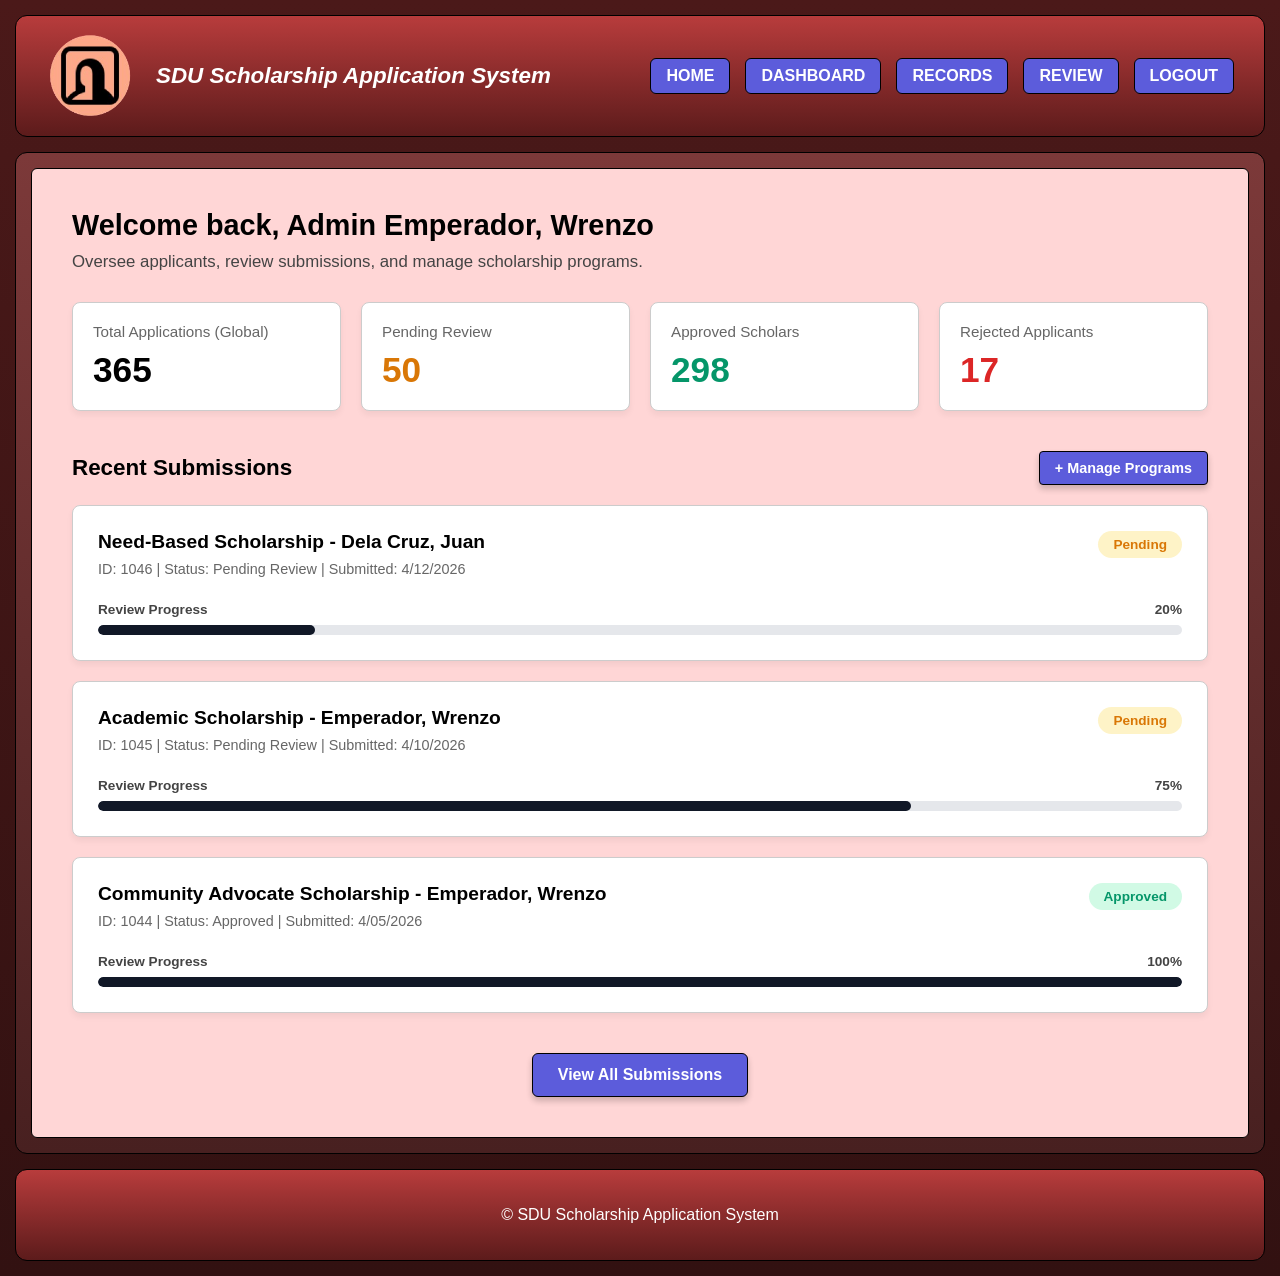
<file: mockadmin-dashboard.html>
<!DOCTYPE html>
<html lang="en">
<head>
    <meta charset="UTF-8">
    <meta name="viewport" content="width=device-width, initial-scale=1.0">
    <title>Admin Dashboard - SDU Scholarship System</title>
    <link rel="stylesheet" href="mockadmin-dashboard.css">
</head>
<body>

    <header>
        <div class="header-left">
            <img src="logo.png" alt="Logo" class="logo-img">
            <span class="website-title">SDU Scholarship Application System</span>
        </div>
        <nav class="header-right">
            <a href="admin-loggedin.html" class="nav-link">HOME</a>
            <a href="mockadmin-dashboard.html" class="nav-link active-nav">DASHBOARD</a>
            <a href="mockadmin-records.html" class="nav-link">RECORDS</a>
            <a href="mockadmin-review.html" class="nav-link">REVIEW</a>
            <a href="admin-auth.html" class="nav-link">LOGOUT</a>
        </nav>
    </header>

    <main>
        <div class="main-inner-border">
            
            <div class="dashboard-header">
                <h2>Welcome back, Admin Emperador, Wrenzo</h2>
                <p>Oversee applicants, review submissions, and manage scholarship programs.</p>
            </div>

            <div class="stats-container">
                <div class="stat-card">
                    <p class="stat-title">Total Applications (Global)</p>
                    <p class="stat-number bold-black">365</p> 
                </div>
                <div class="stat-card">
                    <p class="stat-title">Pending Review</p>
                    <p class="stat-number text-yellow">50</p>
                </div>
                <div class="stat-card">
                    <p class="stat-title">Approved Scholars</p>
                    <p class="stat-number text-green">298</p>
                </div>
                <div class="stat-card">
                    <p class="stat-title">Rejected Applicants</p>
                    <p class="stat-number text-red">17</p>
                </div>
            </div>

            <div class="section-header">
                <h3>Recent Submissions</h3>
                <a href="manage-programs.html" class="action-btn small-btn">+ Manage Programs</a>
            </div>

            <div class="applications-container">
                
                <div class="app-card">
                    <div class="app-card-top">
                        <div class="app-info">
                            <h4>Need-Based Scholarship - Dela Cruz, Juan</h4>
                            <p>ID: 1046 | Status: Pending Review | Submitted: 4/12/2026</p>
                        </div>
                        <div class="app-status badge-pending">Pending</div>
                    </div>
                    
                    <div class="progress-container">
                        <div class="progress-text-row">
                            <span>Review Progress</span>
                            <span class="progress-percentage">20%</span>
                        </div>
                        <div class="progress-track">
                            <div class="progress-fill" style="width: 20%;"></div>
                        </div>
                    </div>
                </div>

                <div class="app-card">
                    <div class="app-card-top">
                        <div class="app-info">
                            <h4>Academic Scholarship - Emperador, Wrenzo</h4>
                            <p>ID: 1045 | Status: Pending Review | Submitted: 4/10/2026</p>
                        </div>
                        <div class="app-status badge-pending">Pending</div>
                    </div>
                    
                    <div class="progress-container">
                        <div class="progress-text-row">
                            <span>Review Progress</span>
                            <span class="progress-percentage">75%</span>
                        </div>
                        <div class="progress-track">
                            <div class="progress-fill" style="width: 75%;"></div>
                        </div>
                    </div>
                </div>

                <div class="app-card">
                    <div class="app-card-top">
                        <div class="app-info">
                            <h4>Community Advocate Scholarship - Emperador, Wrenzo</h4>
                            <p>ID: 1044 | Status: Approved | Submitted: 4/05/2026</p>
                        </div>
                        <div class="app-status badge-approved">Approved</div>
                    </div>
                    
                    <div class="progress-container">
                        <div class="progress-text-row">
                            <span>Review Progress</span>
                            <span class="progress-percentage">100%</span>
                        </div>
                        <div class="progress-track">
                            <div class="progress-fill" style="width: 100%;"></div>
                        </div>
                    </div>
                </div>

            </div>

            <div class="view-all-container">
                <a href="admin-records.html" class="action-btn outline-btn">View All Submissions</a>
            </div>

        </div>
    </main>

    <footer>
        <p>&copy; SDU Scholarship Application System</p>
    </footer>

</body>
</html>
</file>
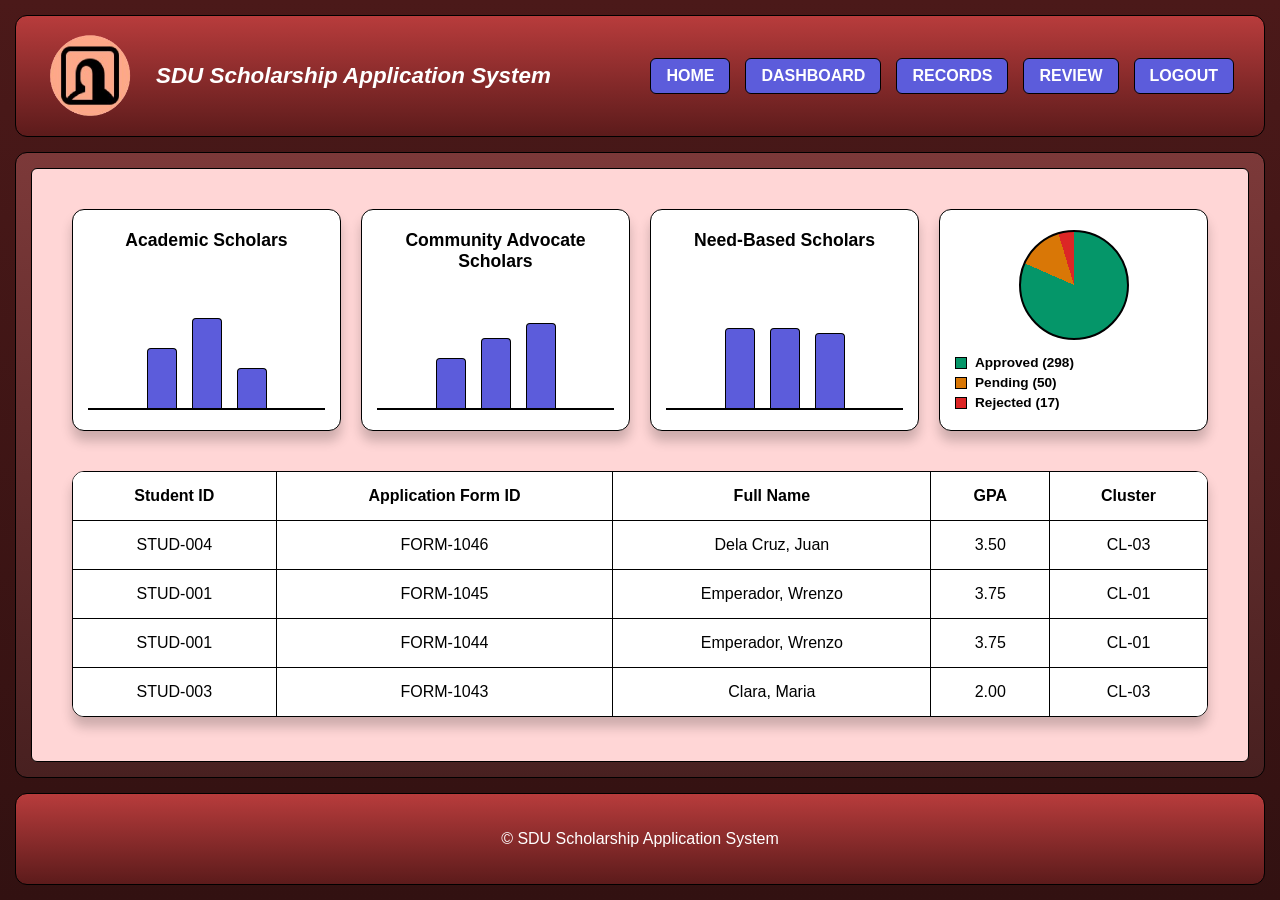
<file: mockadmin-records.html>
<!DOCTYPE html>
<html lang="en">
<head>
    <meta charset="UTF-8">
    <meta name="viewport" content="width=device-width, initial-scale=1.0">
    <title>Admin Records - SDU Scholarship System</title>
    <link rel="stylesheet" href="mockadmin-records.css">
</head>
<body>

    <header>
        <div class="header-left">
            <img src="logo.png" alt="Logo" class="logo-img">
            <span class="website-title">SDU Scholarship Application System</span>
        </div>
        <nav class="header-right">
            <a href="admin-loggedin.html" class="nav-link">HOME</a>
            <a href="mockadmin-dashboard.html" class="nav-link">DASHBOARD</a>
            <a href="mockadmin-records.html" class="nav-link active-nav">RECORDS</a>
            <a href="mockadmin-review.html" class="nav-link">REVIEW</a>
            <a href="admin-auth.html" class="nav-link">LOGOUT</a>
        </nav>
    </header>

    <main>
        <div class="main-inner-border">
            
            <section class="charts-section">
                
                <div class="chart-card">
                    <h4>Academic Scholars</h4>
                    <div class="bar-graph">
                        <div class="bar" style="height: 60px;"></div>
                        <div class="bar" style="height: 90px;"></div>
                        <div class="bar" style="height: 40px;"></div>
                    </div>
                </div>

                <div class="chart-card">
                    <h4>Community Advocate Scholars</h4>
                    <div class="bar-graph">
                        <div class="bar" style="height: 50px;"></div>
                        <div class="bar" style="height: 70px;"></div>
                        <div class="bar" style="height: 85px;"></div>
                    </div>
                </div>

                <div class="chart-card">
                    <h4>Need-Based Scholars</h4>
                    <div class="bar-graph">
                        <div class="bar" style="height: 80px;"></div>
                        <div class="bar" style="height: 80px;"></div>
                        <div class="bar" style="height: 75px;"></div>
                    </div>
                </div>

                <div class="chart-card">
                    <div class="pie-chart-container">
                        <div class="pie-chart"></div>
                        <div class="legend">
                            <div class="legend-item"><span class="swatch green"></span> Approved (298)</div>
                            <div class="legend-item"><span class="swatch yellow"></span> Pending (50)</div>
                            <div class="legend-item"><span class="swatch red"></span> Rejected (17)</div>
                        </div>
                    </div>
                </div>
            </section>

            <section class="table-container">
                <div class="table-responsive">
                    <table class="records-table">
                        <thead>
                            <tr>
                                <th>Student ID</th>
                                <th>Application Form ID</th>
                                <th>Full Name</th>
                                <th>GPA</th>
                                <th>Cluster</th>
                            </tr>
                        </thead>
                        <tbody>
                            <tr>
                                <td>STUD-004</td>
                                <td>FORM-1046</td>
                                <td>Dela Cruz, Juan</td>
                                <td>3.50</td>
                                <td>CL-03</td>
                            </tr>
                            <tr>
                                <td>STUD-001</td>
                                <td>FORM-1045</td>
                                <td>Emperador, Wrenzo</td>
                                <td>3.75</td>
                                <td>CL-01</td>
                            </tr>
                            <tr>
                                <td>STUD-001</td>
                                <td>FORM-1044</td>
                                <td>Emperador, Wrenzo</td>
                                <td>3.75</td>
                                <td>CL-01</td>
                            </tr>
                            <tr>
                                <td>STUD-003</td>
                                <td>FORM-1043</td>
                                <td>Clara, Maria</td>
                                <td>2.00</td>
                                <td>CL-03</td>
                            </tr>
                        </tbody>
                    </table>
                </div>
            </section>

        </div>
    </main>

    <footer>
        <p>&copy; SDU Scholarship Application System</p>
    </footer>

</body>
</html>
</file>
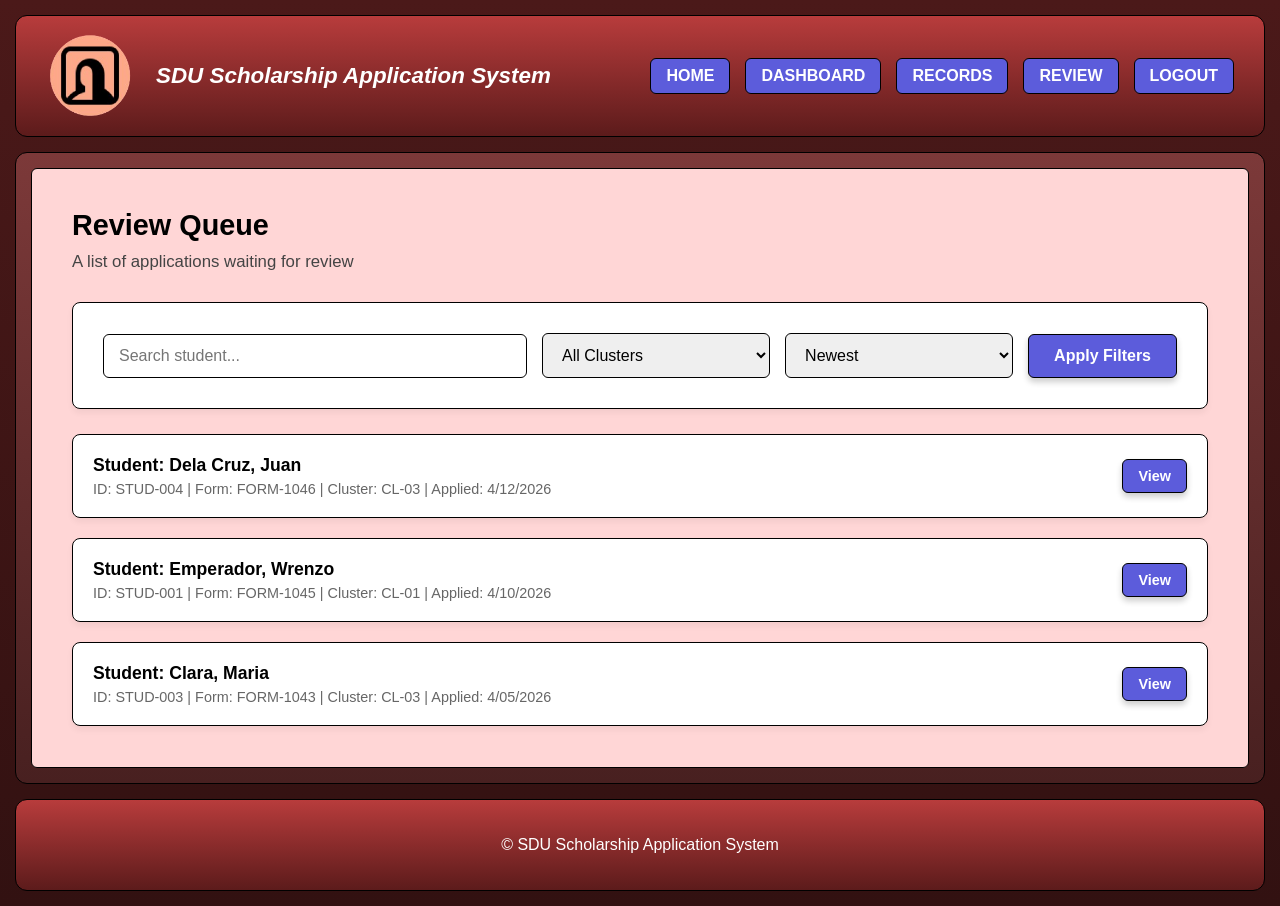
<file: mockadmin-review.html>
<!DOCTYPE html>
<html lang="en">
<head>
    <meta charset="UTF-8">
    <meta name="viewport" content="width=device-width, initial-scale=1.0">
    <title>Admin Review Queue - SDU Scholarship System</title>
    <link rel="stylesheet" href="mockadmin-review.css">
</head>
<body>

    <header>
        <div class="header-left">
            <img src="logo.png" alt="Logo" class="logo-img">
            <span class="website-title">SDU Scholarship Application System</span>
        </div>
        <nav class="header-right">
            <a href="admin-loggedin.html" class="nav-link">HOME</a>
            <a href="mockadmin-dashboard.html" class="nav-link">DASHBOARD</a>
            <a href="mockadmin-records.html" class="nav-link">RECORDS</a>
            <a href="mockadmin-review.html" class="nav-link active-nav">REVIEW</a>
            <a href="admin-auth.html" class="nav-link">LOGOUT</a>
        </nav>
    </header>

    <main>
        <div class="main-inner-border">
            
            <div class="page-header">
                <h2>Review Queue</h2>
                <p>A list of applications waiting for review</p>
            </div>

            <div class="content-card filter-card">
                <div class="filter-controls">
                    <input type="text" class="search-input" placeholder="Search student...">
                    
                    <select class="status-select">
                        <option value="all">All Clusters</option>
                        <option value="CL-01">CL-01</option>
                        <option value="CL-02">CL-02</option>
                        <option value="CL-03">CL-03</option>
                    </select>

                    <select class="status-select">
                        <option value="newest">Newest</option>
                        <option value="oldest">Oldest</option>
                    </select>

                    <button class="action-btn filter-btn">Apply Filters</button>
                </div>
            </div>

            <div class="applications-container">
                
                <div class="app-card">
                    <div class="app-card-top">
                        <div class="app-info">
                            <h4>Student: Dela Cruz, Juan</h4>
                            <p>ID: STUD-004 | Form: FORM-1046 | Cluster: CL-03 | Applied: 4/12/2026</p>
                        </div>
                        <a href="#appPreviewModal3" class="action-btn small-btn">View</a>
                    </div>
                </div>

                <div class="app-card">
                    <div class="app-card-top">
                        <div class="app-info">
                            <h4>Student: Emperador, Wrenzo</h4>
                            <p>ID: STUD-001 | Form: FORM-1045 | Cluster: CL-01 | Applied: 4/10/2026</p>
                        </div>
                        <a href="#appPreviewModal1" class="action-btn small-btn">View</a>
                    </div>
                </div>

                <div class="app-card">
                    <div class="app-card-top">
                        <div class="app-info">
                            <h4>Student: Clara, Maria</h4>
                            <p>ID: STUD-003 | Form: FORM-1043 | Cluster: CL-03 | Applied: 4/05/2026</p>
                        </div>
                        <a href="#appPreviewModal2" class="action-btn small-btn">View</a>
                    </div>
                </div>

            </div>

        </div>
    </main>

    <footer>
        <p>&copy; SDU Scholarship Application System</p>
    </footer>

    <div id="appPreviewModal1" class="modal-overlay">
        <div class="modal-content">
            <a href="#" class="close-modal">&times;</a>
            <div class="modal-body-scroll">
                <div class="apply-header-container">
                    <div class="page-header">
                        <h2>Application Review (FORM-1045)</h2>
                        <p>Reviewing submission for Wrenzo Emperador</p>
                    </div>
                    <div class="photo-upload-box">
                        <p>SUBMITTED 2x2</p>
                        <label class="upload-btn">View Photo</label>
                    </div>
                </div>

                <div class="application-form">
                    <div class="content-card">
                        <div class="card-header">
                            <h3>Scholarship Selection</h3>
                        </div>
                        <div class="form-group">
                            <label>Scholarship Type</label>
                            <select class="form-control" disabled>
                                <option selected>Academic Scholarship (CL-01)</option>
                            </select>
                        </div>
                    </div>

                    <div class="content-card">
                        <div class="card-header">
                            <h3>Personal Information</h3>
                        </div>
                        <div class="form-row">
                            <div class="form-group flex-1">
                                <label>First Name</label>
                                <input type="text" class="form-control" value="Wrenzo" readonly>
                            </div>
                            <div class="form-group flex-1">
                                <label>Last Name</label>
                                <input type="text" class="form-control" value="Emperador" readonly>
                            </div>
                        </div>
                        <div class="form-row">
                            <div class="form-group flex-1">
                                <label>Email</label>
                                <input type="email" class="form-control" value="wrenzoemperador@gmail.com" readonly>
                            </div>
                            <div class="form-group flex-1">
                                <label>Phone Number</label>
                                <input type="tel" class="form-control" value="09123456789" readonly>
                            </div>
                        </div>
                        <div class="form-group">
                            <label>Date of Birth</label>
                            <input type="text" class="form-control" value="05/15/2005" readonly>
                        </div>
                        <div class="form-group">
                            <label>Street Address</label>
                            <input type="text" class="form-control" value="123 University Ave" readonly>
                        </div>
                        <div class="form-row">
                            <div class="form-group flex-1">
                                <label>City</label>
                                <input type="text" class="form-control" value="Pasay City" readonly>
                            </div>
                            <div class="form-group flex-1">
                                <label>State / Region</label>
                                <input type="text" class="form-control" value="Metro Manila" readonly>
                            </div>
                            <div class="form-group flex-1">
                                <label>Zip Code</label>
                                <input type="text" class="form-control" value="1300" readonly>
                            </div>
                        </div>
                    </div>

                    <div class="content-card">
                        <div class="card-header">
                            <h3>Academic Information</h3>
                        </div>
                        <div class="form-group">
                            <label>Current School/University</label>
                            <input type="text" class="form-control" value="SD University" readonly>
                        </div>
                        <div class="form-row">
                            <div class="form-group flex-1">
                                <label>GPA</label>
                                <input type="text" class="form-control" value="3.75" readonly>
                            </div>
                            <div class="form-group flex-1">
                                <label>Grade Level</label>
                                <select class="form-control" disabled>
                                    <option selected>2nd Year</option>
                                </select>
                            </div>
                        </div>
                        <div class="form-group">
                            <label>Intended Major/Field of Study</label>
                            <input type="text" class="form-control" value="Computer Engineering" readonly>
                        </div>
                    </div>

                    <div class="content-card">
                        <div class="card-header">
                            <h3>Documents</h3>
                        </div>
                        <div class="form-group">
                            <label>Official Transcript (PDF)</label>
                            <div class="form-control document-view">
                                <span class="doc-name">W_Emperador_Transcript.pdf</span>
                                <a href="#" class="doc-link">Open File</a>
                            </div>
                        </div>
                        <div class="form-group">
                            <label>Letter of Recommendation (PDF)</label>
                            <div class="form-control document-view">
                                <span class="doc-name">W_Emperador_Recommendation.pdf</span>
                                <a href="#" class="doc-link">Open File</a>
                            </div>
                        </div>
                    </div>

                    <div class="form-actions admin-review-actions">
                        <a href="#" class="action-btn reject-btn">Reject</a>
                        <a href="#" class="action-btn process-btn">Process</a>
                        <a href="#" class="action-btn approve-btn">Approve</a>
                    </div>
                </div>
            </div>
        </div>
    </div>

    <div id="appPreviewModal2" class="modal-overlay">
        <div class="modal-content">
            <a href="#" class="close-modal">&times;</a>
            <div class="modal-body-scroll">
                <div class="apply-header-container">
                    <div class="page-header">
                        <h2>Application Review (FORM-1043)</h2>
                        <p>Reviewing submission for Maria Clara</p>
                    </div>
                    <div class="photo-upload-box">
                        <p>SUBMITTED 2x2</p>
                        <label class="upload-btn">View Photo</label>
                    </div>
                </div>

                <div class="application-form">
                    <div class="content-card">
                        <div class="card-header">
                            <h3>Scholarship Selection</h3>
                        </div>
                        <div class="form-group">
                            <label>Scholarship Type</label>
                            <select class="form-control" disabled>
                                <option selected>Need-Based Scholarship (CL-03)</option>
                            </select>
                        </div>
                    </div>

                    <div class="content-card">
                        <div class="card-header">
                            <h3>Personal Information</h3>
                        </div>
                        <div class="form-row">
                            <div class="form-group flex-1">
                                <label>First Name</label>
                                <input type="text" class="form-control" value="Maria" readonly>
                            </div>
                            <div class="form-group flex-1">
                                <label>Last Name</label>
                                <input type="text" class="form-control" value="Clara" readonly>
                            </div>
                        </div>
                        <div class="form-row">
                            <div class="form-group flex-1">
                                <label>Email</label>
                                <input type="email" class="form-control" value="maria.clara@gmail.com" readonly>
                            </div>
                            <div class="form-group flex-1">
                                <label>Phone Number</label>
                                <input type="tel" class="form-control" value="09198765432" readonly>
                            </div>
                        </div>
                        <div class="form-group">
                            <label>Date of Birth</label>
                            <input type="text" class="form-control" value="10/20/2005" readonly>
                        </div>
                        <div class="form-group">
                            <label>Street Address</label>
                            <input type="text" class="form-control" value="456 Rizal Avenue" readonly>
                        </div>
                        <div class="form-row">
                            <div class="form-group flex-1">
                                <label>City</label>
                                <input type="text" class="form-control" value="Manila City" readonly>
                            </div>
                            <div class="form-group flex-1">
                                <label>State / Region</label>
                                <input type="text" class="form-control" value="Metro Manila" readonly>
                            </div>
                            <div class="form-group flex-1">
                                <label>Zip Code</label>
                                <input type="text" class="form-control" value="1000" readonly>
                            </div>
                        </div>
                    </div>

                    <div class="content-card">
                        <div class="card-header">
                            <h3>Academic Information</h3>
                        </div>
                        <div class="form-group">
                            <label>Current School/University</label>
                            <input type="text" class="form-control" value="SD University" readonly>
                        </div>
                        <div class="form-row">
                            <div class="form-group flex-1">
                                <label>GPA</label>
                                <input type="text" class="form-control" value="2.00" readonly>
                            </div>
                            <div class="form-group flex-1">
                                <label>Grade Level</label>
                                <select class="form-control" disabled>
                                    <option selected>1st Year</option>
                                </select>
                            </div>
                        </div>
                        <div class="form-group">
                            <label>Intended Major/Field of Study</label>
                            <input type="text" class="form-control" value="Accounting" readonly>
                        </div>
                    </div>

                    <div class="content-card">
                        <div class="card-header">
                            <h3>Documents</h3>
                        </div>
                        <div class="form-group">
                            <label>Official Transcript (PDF)</label>
                            <div class="form-control document-view">
                                <span class="doc-name">M_Clara_Transcript.pdf</span>
                                <a href="#" class="doc-link">Open File</a>
                            </div>
                        </div>
                        <div class="form-group">
                            <label>Letter of Recommendation (PDF)</label>
                            <div class="form-control document-view">
                                <span class="doc-name">M_Clara_Recommendation.pdf</span>
                                <a href="#" class="doc-link">Open File</a>
                            </div>
                        </div>
                    </div>

                    <div class="form-actions admin-review-actions">
                        <a href="#" class="action-btn reject-btn">Reject</a>
                        <a href="#" class="action-btn process-btn">Process</a>
                        <a href="#" class="action-btn approve-btn">Approve</a>
                    </div>
                </div>
            </div>
        </div>
    </div>

    <div id="appPreviewModal3" class="modal-overlay">
        <div class="modal-content">
            <a href="#" class="close-modal">&times;</a>
            <div class="modal-body-scroll">
                <div class="apply-header-container">
                    <div class="page-header">
                        <h2>Application Review (FORM-1046)</h2>
                        <p>Reviewing submission for Juan Dela Cruz</p>
                    </div>
                    <div class="photo-upload-box">
                        <p>SUBMITTED 2x2</p>
                        <label class="upload-btn">View Photo</label>
                    </div>
                </div>

                <div class="application-form">
                    <div class="content-card">
                        <div class="card-header">
                            <h3>Scholarship Selection</h3>
                        </div>
                        <div class="form-group">
                            <label>Scholarship Type</label>
                            <select class="form-control" disabled>
                                <option selected>Need-Based Scholarship (CL-03)</option>
                            </select>
                        </div>
                    </div>

                    <div class="content-card">
                        <div class="card-header">
                            <h3>Personal Information</h3>
                        </div>
                        <div class="form-row">
                            <div class="form-group flex-1">
                                <label>First Name</label>
                                <input type="text" class="form-control" value="Juan" readonly>
                            </div>
                            <div class="form-group flex-1">
                                <label>Last Name</label>
                                <input type="text" class="form-control" value="Dela Cruz" readonly>
                            </div>
                        </div>
                        <div class="form-row">
                            <div class="form-group flex-1">
                                <label>Email</label>
                                <input type="email" class="form-control" value="juan@example.com" readonly>
                            </div>
                            <div class="form-group flex-1">
                                <label>Phone Number</label>
                                <input type="tel" class="form-control" value="09991234567" readonly>
                            </div>
                        </div>
                        <div class="form-group">
                            <label>Date of Birth</label>
                            <input type="text" class="form-control" value="01/01/2005" readonly>
                        </div>
                        <div class="form-group">
                            <label>Street Address</label>
                            <input type="text" class="form-control" value="789 Mabini St" readonly>
                        </div>
                        <div class="form-row">
                            <div class="form-group flex-1">
                                <label>City</label>
                                <input type="text" class="form-control" value="Makati City" readonly>
                            </div>
                            <div class="form-group flex-1">
                                <label>State / Region</label>
                                <input type="text" class="form-control" value="Metro Manila" readonly>
                            </div>
                            <div class="form-group flex-1">
                                <label>Zip Code</label>
                                <input type="text" class="form-control" value="1200" readonly>
                            </div>
                        </div>
                    </div>

                    <div class="content-card">
                        <div class="card-header">
                            <h3>Academic Information</h3>
                        </div>
                        <div class="form-group">
                            <label>Current School/University</label>
                            <input type="text" class="form-control" value="SD University" readonly>
                        </div>
                        <div class="form-row">
                            <div class="form-group flex-1">
                                <label>GPA</label>
                                <input type="text" class="form-control" value="3.50" readonly>
                            </div>
                            <div class="form-group flex-1">
                                <label>Grade Level</label>
                                <select class="form-control" disabled>
                                    <option selected>1st Year</option>
                                </select>
                            </div>
                        </div>
                        <div class="form-group">
                            <label>Intended Major/Field of Study</label>
                            <input type="text" class="form-control" value="Information Technology" readonly>
                        </div>
                    </div>

                    <div class="content-card">
                        <div class="card-header">
                            <h3>Documents</h3>
                        </div>
                        <div class="form-group">
                            <label>Official Transcript (PDF)</label>
                            <div class="form-control document-view">
                                <span class="doc-name">J_DelaCruz_Transcript.pdf</span>
                                <a href="#" class="doc-link">Open File</a>
                            </div>
                        </div>
                        <div class="form-group">
                            <label>Letter of Recommendation (PDF)</label>
                            <div class="form-control document-view">
                                <span class="doc-name">J_DelaCruz_Recommendation.pdf</span>
                                <a href="#" class="doc-link">Open File</a>
                            </div>
                        </div>
                    </div>

                    <div class="form-actions admin-review-actions">
                        <a href="#" class="action-btn reject-btn">Reject</a>
                        <a href="#" class="action-btn process-btn">Process</a>
                        <a href="#" class="action-btn approve-btn">Approve</a>
                    </div>
                </div>
            </div>
        </div>
    </div>

</body>
</html>
</file>
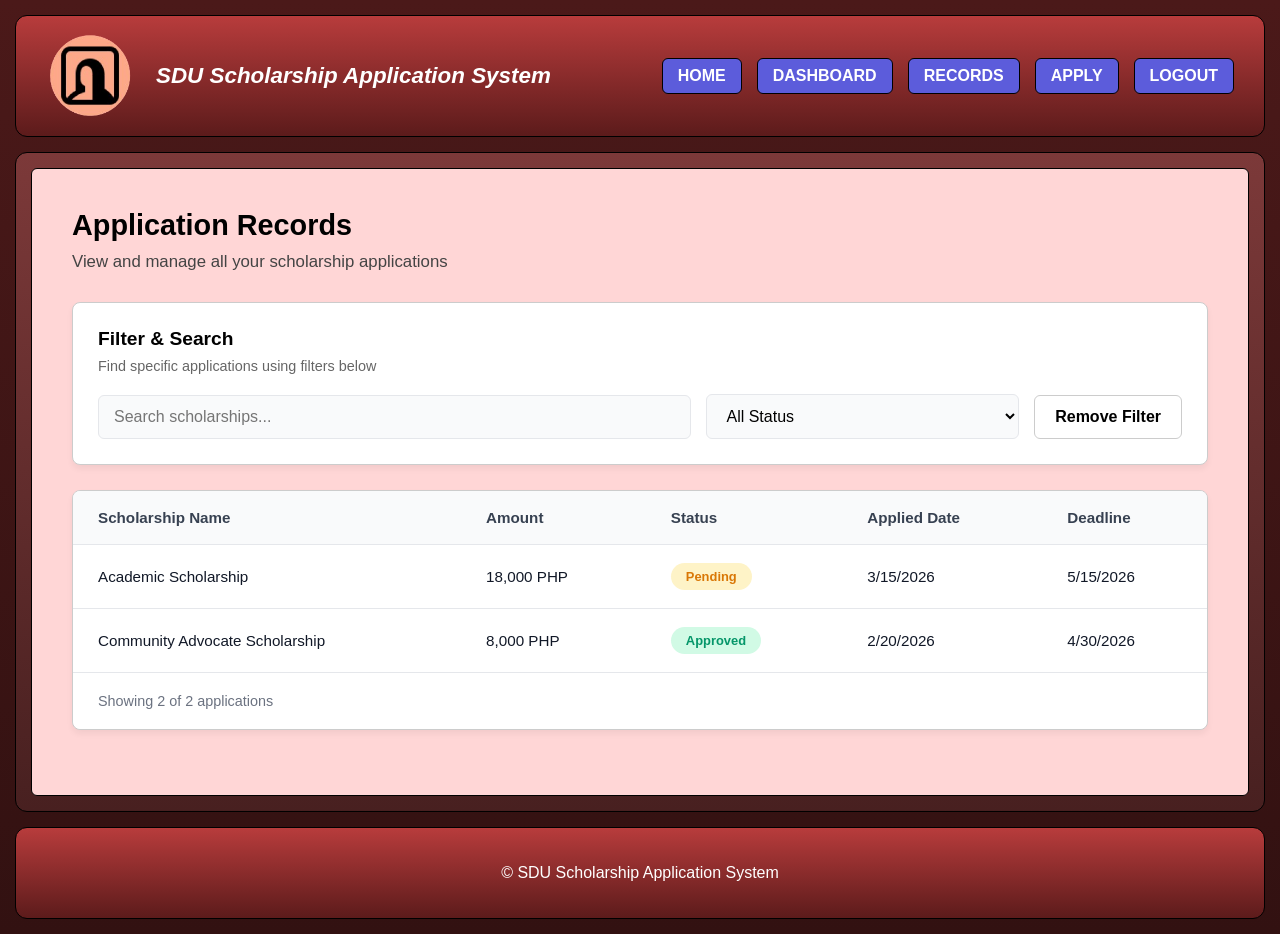
<file: records.html>
<!DOCTYPE html>
<html lang="en">
<head>
    <meta charset="UTF-8">
    <meta name="viewport" content="width=device-width, initial-scale=1.0">
    <title>Application Records - SDU Scholarship</title>
    <link rel="stylesheet" href="records.css">
</head>
<body>

    <header>
        <div class="header-left">
            <img src="logo.png" alt="Logo" class="logo-img">
            <span class="website-title">SDU Scholarship Application System</span>
        </div>
        <nav class="header-right">
            <a href="loggedin.html" class="nav-link">HOME</a>
            <a href="dashboard.html" class="nav-link">DASHBOARD</a>
            <a href="records.html" class="nav-link active-nav">RECORDS</a>
            <a href="apply.html" class="nav-link">APPLY</a>
            <a href="auth.html" class="nav-link">LOGOUT</a>
        </nav>
    </header>

    <main>
        <div class="main-inner-border">
            
            <div class="page-header">
                <h2>Application Records</h2>
                <p>View and manage all your scholarship applications</p>
            </div>

            <div class="content-card filter-card">
                <div class="card-header">
                    <h3>Filter & Search</h3>
                    <p>Find specific applications using filters below</p>
                </div>
                
                <div class="filter-controls">
                    <input type="text" class="search-input" placeholder="Search scholarships...">
                    
                    <select class="status-select">
                        <option value="all">All Status</option>
                        <option value="pending">Pending</option>
                        <option value="approved">Approved</option>
                        <option value="rejected">Rejected</option>
                    </select>

                    <button class="action-btn remove-filter-btn">Remove Filter</button>
                </div>
            </div>

            <div class="content-card table-card">
                <div class="table-responsive">
                    <table class="records-table">
                        <thead>
                            <tr>
                                <th>Scholarship Name</th>
                                <th>Amount</th>
                                <th>Status</th>
                                <th>Applied Date</th>
                                <th>Deadline</th>
                            </tr>
                        </thead>
                        <tbody>
                            <tr>
                                <td>Academic Scholarship</td>
                                <td>18,000 PHP</td>
                                <td><span class="app-status badge-pending">Pending</span></td>
                                <td>3/15/2026</td>
                                <td>5/15/2026</td>
                            </tr>
                            <tr>
                                <td>Community Advocate Scholarship</td>
                                <td>8,000 PHP</td>
                                <td><span class="app-status badge-approved">Approved</span></td>
                                <td>2/20/2026</td>
                                <td>4/30/2026</td>
                            </tr>
                        </tbody>
                    </table>
                </div>
                <div class="table-footer">
                    <p>Showing 2 of 2 applications</p>
                </div>
            </div>

        </div>
    </main>

    <footer>
        <p>&copy; SDU Scholarship Application System</p>
    </footer>

</body>
</html>
</file>
<file: styles.css>
body {
    margin: 0;
    padding: 15px;
    font-family: sans-serif;
    background: linear-gradient(to bottom, #4B1919 0%, #321111 100%);
    color: #000000;
    box-sizing: border-box;
    min-height: 100vh;
    display: flex;
    flex-direction: column;
}

*, *:before, *:after {
    box-sizing: inherit;
}

header {
    display: flex;
    justify-content: space-between;
    align-items: center;
    border: 1px solid #000000;
    padding: 15px 30px;
    margin-bottom: 15px;
    background: linear-gradient(to bottom, #B83C3C, #5C1B1B);
    color: white;
	border-radius: 12px;
}

.header-left {
    display: flex;
    align-items: center;
    gap: 20px;
}

.logo-img {
    width: 90px;
    height: 90px;
    object-fit: cover;
}

.website-title {
    font-weight: bold;
    font-style: italic;
    font-size: 1.4em;
}

.header-right {
    display: flex;
    gap: 15px;
}

.nav-link {
    text-decoration: none;
    color: white;
    border: 1px solid #000000;
    padding: 8px 15px;
    font-weight: bold;
    text-align: center;
    background-color: #5C5CDB;
    border-radius: 6px;
    transition: all 0.3s ease;
}

.nav-link:hover{
    background-color: #47469A;
    transform: translateY(-2px);
    box-shadow: 0 4px 6px rgba(0, 0, 0, 0.2);
}

main {
    border: 1px solid #000000;
    padding: 15px;
    margin-bottom: 15px;
    background: linear-gradient(to bottom, #7C3939, #482020);
    border-radius: 12px;
    flex: 1; 
    display: flex;
    flex-direction: column;
}

.main-inner-border {
    border: 1px solid #000000;
    padding: 60px 20px;
    display: flex;
    flex-direction: column;
    align-items: center;
    background-color: #FFD6D6;
    border-radius: 6px;
    flex: 1; 
}

.hero-section {
    text-align: center;
    margin-bottom: 60px;
}

.hero-section h1 {
    font-size: 1.5em;
    margin-bottom: 15px;
}

.hero-section h2 {
    font-size: 1.2em;
    margin-bottom: 15px;
    font-weight: normal;
	font-style: italic;
}

.hero-buttons {
    display: flex;
    justify-content: center;
    gap: 15px;
    margin-top: 25px;
}

.action-btn {
    text-decoration: none;
    color: white;
    background-color: #5C5CDB;
    padding: 10px 25px;
    font-weight: bold;
    border-radius: 6px;
    font-size: 1em;
	border: 1px solid #000000;
	box-shadow: 0 10px 12px rgba(0, 0, 0, 0.2);
}

.cards-section {
    display: flex;
    justify-content: center;
    gap: 20px;
    width: 100%;
    flex-wrap: wrap;
	font-style: italic;
}

.card {
	background: white;
    border: 1px solid #000000;
    padding: 30px 20px;
    display: flex;
    flex-direction: column;
    align-items: center;
    text-align: center;
    flex: 1;
    min-width: 220px;
	border-radius: 12px;
	box-shadow: 0 10px 12px rgba(0, 0, 0, 0.2);
}

.card-img {
    width: 60px;
    height: 60px;
    object-fit: cover;
    margin-bottom: 20px;
}

footer {
    border: 1px solid #000000;
    padding: 20px;
    text-align: center;
    background: linear-gradient(to bottom, #B83C3C, #5C1B1B);
    color: white;
    border-radius: 12px;
    flex-shrink: 0; 
}

@media (max-width: 768px) {
    header {
        flex-direction: column;
        gap: 20px;
        padding: 20px;
    }

    .header-left {
        flex-direction: column;
        text-align: center;
    }

    .header-right {
        width: 100%;
        flex-direction: column;
    }

    .nav-link {
        width: 100%;
    }

    .cards-section {
        flex-direction: column;
    }

    .card {
        width: 100%;
    }
}

.nav-link, .action-btn {
    transition: all 0.3s ease;
}

.nav-link:hover {
    background-color: #47469A;
    transform: translateY(-2px);
    box-shadow: 0 4px 6px rgba(0, 0, 0, 0.2);
}

.action-btn:hover {
    background-color: #47469A;
    transform: translateY(-3px); 
    box-shadow: 0 14px 18px rgba(0, 0, 0, 0.3);
}
</file>
<file: auth.css>
body {
    margin: 0;
    padding: 15px;
    font-family: sans-serif;
    background: linear-gradient(to bottom, #4B1919 0%, #321111 100%);
    color: #000000;
    box-sizing: border-box;
    min-height: 100vh;
    display: flex;
    flex-direction: column;
}

*, *:before, *:after {
    box-sizing: inherit;
}

header {
    display: flex;
    justify-content: space-between;
    align-items: center;
    border: 1px solid #000000;
    padding: 15px 30px;
    margin-bottom: 15px;
    background: linear-gradient(to bottom, #B83C3C, #5C1B1B);
    color: white;
    border-radius: 12px;
}

.header-left {
    display: flex;
    align-items: center;
    gap: 20px;
}

.logo-img {
    width: 90px;
    height: 90px;
    object-fit: cover;
}

.website-title {
    font-weight: bold;
    font-style: italic;
    font-size: 1.4em;
}

.header-right {
    display: flex;
    gap: 15px;
}

.nav-link {
    text-decoration: none;
    color: white;
    border: 1px solid #000000;
    padding: 8px 15px;
    font-weight: bold;
    text-align: center;
    background-color: #5C5CDB;
    border-radius: 6px;
    transition: all 0.3s ease;
}

.nav-link:hover{
    background-color: #47469A;
    transform: translateY(-2px);
    box-shadow: 0 4px 6px rgba(0, 0, 0, 0.2);
}

main {
    border: 1px solid #000000;
    padding: 15px;
    margin-bottom: 15px;
    background: linear-gradient(to bottom, #7C3939, #482020);
    border-radius: 12px;
    flex: 1; 
    display: flex;
    flex-direction: column;
}

.auth-inner-border {
    border: 1px solid #000000;
    display: flex;
    flex-direction: row;
    background-color: #FFD6D6;
    border-radius: 6px;
    min-height: 600px;
    flex: 1; 
}

.auth-left {
    flex: 1;
    display: flex;
    flex-direction: column;
    justify-content: center;
    align-items: center;
    padding: 40px;
    border-right: 1px solid #000000;
    text-align: center;
    background: #E9B3B3;
    border-radius: 6px;
}

.large-logo-container {
    width: 160px;
    height: 160px;
    border-radius: 50%;
    border: 2px solid #000000;
    display: flex;
    justify-content: center;
    align-items: center;
    margin-bottom: 25px;
    background-color: #FDA889;
}

.large-logo {
    width: 160px;
    height: 160px;
    object-fit: contain;
}

.auth-website-title {
    font-size: 1.8em;
    font-weight: bold;
    margin-bottom: 15px;
}

.auth-tagline {
    font-style: italic;
    font-size: 1em;
}

.auth-right {
    position: relative;
    flex: 1;
    padding: 40px 60px;
    display: flex;
    flex-direction: column;
    align-items: center;
    justify-content: center;
}

.admin-login-link {
    position: absolute;
    top: 20px;
    right: 30px;
    text-decoration: none;
    color: #5C5CDB;
    font-weight: bold;
    font-size: 0.95em;
    transition: color 0.3s ease;
}

.admin-login-link:hover {
    color: #47469A;
    text-decoration: underline;
}

.welcome-text {
    font-size: 1.2em;
    font-weight: bold;
    text-align: center;
    margin-bottom: 15px;
}

.instruction-text {
    font-size: 1em;
    text-align: center;
    margin-bottom: 30px;
    color: #444;
}

input[name="auth-tab"], #forgot-toggle {
    display: none;
}

.pill-container {
    display: flex;
    border: 1px solid #000000;
    border-radius: 30px;
    overflow: hidden;
    margin-bottom: 30px;
    width: 100%;
    max-width: 350px;
    background-color: #E2E4E9;
}

.pill-btn {
    flex: 1;
    padding: 12px 0;
    text-align: center;
    cursor: pointer;
    font-weight: bold;
    font-size: 1em;
    color: #000;
    transition: background-color 0.2s, color 0.2s;
}

.pill-container:has(#tab-login:checked) .login-lbl,
.pill-container:has(#tab-register:checked) .reg-lbl {
    background-color: #5C5CDB;
    color: white;
}

.register-only, .msg-empty, .msg-sent {
    display: none;
}

.auth-right:has(#tab-register:checked) .register-only {
    display: flex;
}
.auth-right:has(#tab-register:checked) .login-only {
    display: none;
}

.form-container:has(#emailInput:placeholder-shown):has(#forgot-toggle:checked) .msg-empty {
    display: block;
    color: #B83C3C;
}

.form-container:has(#emailInput:not(:placeholder-shown)):has(#forgot-toggle:checked) .msg-sent {
    display: block;
    color: #2E7D32;
}

.form-container {
    width: 100%;
    max-width: 400px;
}

.input-group {
    margin-bottom: 20px;
    flex-direction: column;
}

.input-group label {
    margin-bottom: 8px;
    font-weight: bold;
    font-size: 0.95em;
    color: #000;
}

.input-group input {
    padding: 15px;
    background-color: #FFFFFF;
    border: 1px solid #000000;
    border-radius: 6px;
    font-size: 1em;
    font-family: sans-serif;
    width: 100%;
    box-sizing: border-box;
}

.forgot-password-container {
    text-align: center;
    margin-bottom: 25px;
    min-height: 25px;
}

#forgotPasswordLink {
    text-decoration: none;
    color: #5C5CDB;
    font-weight: bold;
    font-size: 0.9em;
    cursor: pointer;
}

.message-text {
    margin-top: 5px;
    font-size: 0.9em;
    font-weight: bold;
}

.action-btn {
    width: 100%;
    text-decoration: none;
    color: white;
    background-color: #5C5CDB;
    padding: 15px;
    font-weight: bold;
    border-radius: 6px;
    font-size: 1.1em;
    border: 1px solid #000000;
    box-shadow: 0 10px 12px rgba(0, 0, 0, 0.2);
    cursor: pointer;
    text-align: center;
    justify-content: center;
    align-items: center;
}

footer {
    border: 1px solid #000000;
    padding: 20px;
    text-align: center;
    background: linear-gradient(to bottom, #B83C3C, #5C1B1B);
    color: white;
    border-radius: 12px;
    flex-shrink: 0; 
}

@media (max-width: 768px) {
    header {
        flex-direction: column;
        gap: 20px;
        padding: 20px;
    }

    .header-left {
        flex-direction: column;
        text-align: center;
    }

    .header-right {
        width: 100%;
        flex-direction: column;
    }

    .auth-inner-border {
        flex-direction: column;
    }

    .auth-left {
        border-right: none;
        border-bottom: 1px solid #000000;
        padding: 30px;
    }

    .auth-right {
        padding: 30px 20px;
    }
}

.nav-link, .action-btn {
    transition: all 0.3s ease;
}

.nav-link:hover {
    background-color: #47469A; 
    transform: translateY(-2px); 
    box-shadow: 0 4px 6px rgba(0, 0, 0, 0.2);
}

.action-btn:hover {
    background-color: #47469A;
    transform: translateY(-3px);
    box-shadow: 0 14px 18px rgba(0, 0, 0, 0.3); 
}

.pill-btn:hover {
    background-color: #D1D3D8;
}

.pill-container:has(#tab-login:checked) .login-lbl:hover,
.pill-container:has(#tab-register:checked) .reg-lbl:hover {
    background-color: #47469A;
}
</file>
<file: admin-dashboard.css>
body {
    margin: 0;
    padding: 15px;
    font-family: sans-serif;
    background: linear-gradient(to bottom, #4B1919 0%, #321111 100%);
    color: #000000;
    box-sizing: border-box;
    min-height: 100vh;
    display: flex;
    flex-direction: column;
}

*, *:before, *:after {
    box-sizing: inherit;
}

header {
    display: flex;
    justify-content: space-between;
    align-items: center;
    border: 1px solid #000000;
    padding: 15px 30px;
    margin-bottom: 15px;
    background: linear-gradient(to bottom, #B83C3C, #5C1B1B);
    color: white;
    border-radius: 12px;
}

.header-left {
    display: flex;
    align-items: center;
    gap: 20px;
}

.logo-img {
    width: 90px;
    height: 90px;
    object-fit: cover;
}

.website-title {
    font-weight: bold;
    font-style: italic;
    font-size: 1.4em;
}

.header-right {
    display: flex;
    gap: 15px;
}

.nav-link {
    text-decoration: none;
    color: white;
    border: 1px solid #000000;
    padding: 8px 15px;
    font-weight: bold;
    text-align: center;
    background-color: #5C5CDB;
    border-radius: 6px;
    transition: all 0.3s ease;
}

.nav-link:hover{
    background-color: #47469A;
    transform: translateY(-2px);
    box-shadow: 0 4px 6px rgba(0, 0, 0, 0.2);
}

main {
    border: 1px solid #000000;
    padding: 15px;
    margin-bottom: 15px;
    background: linear-gradient(to bottom, #7C3939, #482020);
    border-radius: 12px;
    flex-grow: 1;
}

.main-inner-border {
    border: 1px solid #000000;
    padding: 40px;
    background-color: #FFD6D6;
    border-radius: 6px;
    min-height: 600px;
    display: flex;
    flex-direction: column;
}

.dashboard-header {
    margin-bottom: 30px;
}

.dashboard-header h2 {
    font-size: 1.8em;
    margin: 0 0 10px 0;
    color: #000;
}

.dashboard-header p {
    margin: 0;
    color: #444;
    font-size: 1.05em;
}

.stats-container {
    display: flex;
    gap: 20px;
    margin-bottom: 40px;
    flex-wrap: wrap;
}

.stat-card {
    background-color: #FFFFFF;
    border: 1px solid #CCC;
    border-radius: 8px;
    padding: 20px;
    flex: 1;
    min-width: 150px;
    box-shadow: 0 4px 6px rgba(0, 0, 0, 0.05);
}

.stat-title {
    margin: 0 0 10px 0;
    color: #666;
    font-size: 0.95em;
}

.stat-number {
    margin: 0;
    font-size: 2.2em;
    font-weight: bold;
}

.bold-black { color: #000000; }
.text-yellow { color: #D97706; }
.text-green { color: #059669; }
.text-red { color: #DC2626; }

.section-header {
    display: flex;
    justify-content: space-between;
    align-items: center;
    margin-bottom: 20px;
}

.section-header h3 {
    margin: 0;
    font-size: 1.4em;
    color: #000;
}

.applications-container {
    display: flex;
    flex-direction: column;
    gap: 20px;
    margin-bottom: 40px;
}

.app-card {
    background-color: #FFFFFF;
    border: 1px solid #CCC;
    border-radius: 8px;
    padding: 25px;
    box-shadow: 0 4px 6px rgba(0, 0, 0, 0.05);
}

.app-card-top {
    display: flex;
    justify-content: space-between;
    align-items: flex-start;
    margin-bottom: 25px;
}

.app-info h4 {
    margin: 0 0 8px 0;
    font-size: 1.2em;
    color: #000;
}

.app-info p {
    margin: 0;
    color: #666;
    font-size: 0.9em;
}

.app-status {
    padding: 6px 15px;
    border-radius: 20px;
    font-weight: bold;
    font-size: 0.85em;
}

.badge-pending {
    background-color: #FEF3C7;
    color: #D97706;
}

.badge-approved {
    background-color: #D1FAE5;
    color: #059669;
}

.progress-container {
    width: 100%;
}

.progress-text-row {
    display: flex;
    justify-content: space-between;
    font-size: 0.85em;
    font-weight: bold;
    color: #444;
    margin-bottom: 8px;
}

.progress-track {
    width: 100%;
    height: 10px;
    background-color: #E5E7EB;
    border-radius: 10px;
    overflow: hidden;
}

.progress-fill {
    height: 100%;
    background-color: #111827;
    border-radius: 10px;
}

.action-btn {
    text-decoration: none;
    color: white;
    background-color: #5C5CDB;
    padding: 12px 25px;
    font-weight: bold;
    border-radius: 6px;
    font-size: 1em;
    border: 1px solid #000000;
    box-shadow: 0 4px 6px rgba(0, 0, 0, 0.2);
    cursor: pointer;
    text-align: center;
    transition: all 0.3s ease;
}

.action-btn:hover {
    background-color: #47469A;
    transform: translateY(-2px);
    box-shadow: 0 8px 12px rgba(0, 0, 0, 0.3);
}

.small-btn {
    padding: 8px 15px;
    font-size: 0.9em;
    border-radius: 4px;
}

.view-all-container {
    display: flex;
    justify-content: center;
}

footer {
    border: 1px solid #000000;
    padding: 20px;
    text-align: center;
    background: linear-gradient(to bottom, #B83C3C, #5C1B1B);
    color: white;
    border-radius: 12px;
}

@media (max-width: 768px) {
    header {
        flex-direction: column;
        gap: 20px;
        padding: 20px;
    }

    .header-left {
        flex-direction: column;
        text-align: center;
    }

    .header-right {
        width: 100%;
        flex-wrap: wrap;
        justify-content: center;
    }

    .main-inner-border {
        padding: 20px;
    }

    .section-header {
        flex-direction: column;
        align-items: flex-start;
        gap: 15px;
    }

    .app-card-top {
        flex-direction: column;
        gap: 15px;
    }
}
</file>
<file: admin-records.css>
body {
    margin: 0;
    padding: 15px;
    font-family: sans-serif;
    background: linear-gradient(to bottom, #4B1919 0%, #321111 100%);
    color: #000000;
    box-sizing: border-box;
    min-height: 100vh;
    display: flex;
    flex-direction: column;
}

*, *:before, *:after { box-sizing: border-box; }

header {
    display: flex;
    justify-content: space-between;
    align-items: center;
    border: 1px solid #000000;
    padding: 15px 30px;
    margin-bottom: 15px;
    background: linear-gradient(to bottom, #B83C3C, #5C1B1B);
    color: white;
    border-radius: 12px;
}

.header-left { 
	display: flex; 
	align-items: center; 
	gap: 20px;
}

.logo-img {
    width: 90px;
    height: 90px;
    object-fit: cover;
}

.website-title { 
	font-weight: bold;
	font-style: italic; 
	font-size: 1.4em; 
}

.header-right { 
	display: flex; 
	gap: 15px; 
}

.nav-link {
    text-decoration: none;
    color: white;
    border: 1px solid #000000;
    padding: 8px 15px;
    font-weight: bold;
    text-align: center;
    background-color: #5C5CDB;
    border-radius: 6px;
    transition: all 0.3s ease;
}

.nav-link:hover{
    background-color: #47469A;
    transform: translateY(-2px);
    box-shadow: 0 4px 6px rgba(0, 0, 0, 0.2);
}

main {
    border: 1px solid #000000;
    padding: 15px;
    margin-bottom: 15px;
    background: linear-gradient(to bottom, #7C3939, #482020);
    border-radius: 12px;
    flex-grow: 1;
}

.main-inner-border {
    border: 1px solid #000000;
    padding: 40px;
    display: flex;
    flex-direction: column;
    background-color: #FFD6D6;
    border-radius: 6px;
    min-height: 600px;
}

.charts-section {
    display: flex;
    flex-direction: row;
    justify-content: space-between;
    gap: 20px;
    width: 100%;
    margin-bottom: 40px;
    flex-wrap: wrap;
}

.chart-card {
    background-color: #FFFFFF;
    border: 1px solid #000000;
    padding: 20px 15px;
    display: flex;
    flex-direction: column;
    align-items: center;
    flex: 1;
    min-width: 220px;
    border-radius: 12px;
    box-shadow: 0 10px 12px rgba(0, 0, 0, 0.2);
}

.chart-card h4 { margin: 0 0 15px 0; font-size: 1.1em; text-align: center; font-weight: bold; }

.bar-graph {
    display: flex;
    flex-direction: row;
    align-items: flex-end;
    justify-content: center;
    gap: 15px;
    width: 100%;
    height: 120px;
    border-bottom: 2px solid #000000;
    margin-top: auto;
}

.bar {
    width: 30px; background-color: #5C5CDB; border: 1px solid #000000; 
    border-bottom: none; border-radius: 4px 4px 0 0;
}

.pie-chart-container { display: flex; flex-direction: column; align-items: center; justify-content: center; width: 100%; }

.pie-chart {
    width: 110px; height: 110px; border-radius: 50%; border: 2px solid #000000;
    background: conic-gradient(#059669 0% 81.9%, #D97706 81.9% 95.4%, #DC2626 95.4% 100%);
    margin-bottom: 15px;
}

.legend { display: flex; flex-direction: column; gap: 5px; width: 100%; align-items: flex-start; }
.legend-item { display: flex; align-items: center; font-size: 0.85em; font-weight: bold; }
.swatch { width: 12px; height: 12px; margin-right: 8px; border: 1px solid #000; }
.green { background-color: #059669; }
.yellow { background-color: #D97706; }
.red { background-color: #DC2626; }

.table-container {
    width: 100%;
    background-color: #FFFFFF;
    border-radius: 12px;
    border: 1px solid #000000;
    box-shadow: 0 10px 12px rgba(0, 0, 0, 0.2);
    overflow: hidden;
}

.table-responsive { width: 100%; overflow-x: auto; }

.records-table {
    width: 100%;
    min-width: 600px;
    border-collapse: collapse;
    text-align: center;
    background-color: #FFFFFF;
}

.records-table th, .records-table td {
    padding: 15px;
    border: 1px solid #000000;
    color: #000000;
}

.records-table th { background-color: #FFFFFF; font-weight: bold; }

.records-table th:first-child, .records-table td:first-child { border-left: none; }
.records-table th:last-child, .records-table td:last-child { border-right: none; }
.records-table thead tr th { border-top: none; }
.records-table tbody tr:last-child td { border-bottom: none; }

footer {
    border: 1px solid #000000; padding: 20px; text-align: center;
    background: linear-gradient(to bottom, #B83C3C, #5C1B1B); color: white; border-radius: 12px;
}

@media (max-width: 900px) {
    .charts-section {
        grid-template-columns: repeat(2, 1fr);
    }
}

@media (max-width: 600px) {
    header {
        flex-direction: column;
        gap: 20px;
        padding: 20px;
    }

    .header-left {
        flex-direction: column;
        text-align: center;
    }

    .header-right {
        width: 100%;
        flex-wrap: wrap;
        justify-content: center;
    }
    
    .charts-section {
        grid-template-columns: 1fr;
    }
}
</file>
<file: admin-review.css>
body {
    margin: 0;
    padding: 15px;
    font-family: sans-serif;
    background: linear-gradient(to bottom, #4B1919 0%, #321111 100%);
    color: #000000;
    box-sizing: border-box;
    min-height: 100vh;
    display: flex;
    flex-direction: column;
}

*, *:before, *:after { box-sizing: inherit; }

header {
    display: flex; justify-content: space-between; align-items: center;
    border: 1px solid #000000; padding: 15px 30px; margin-bottom: 15px;
    background: linear-gradient(to bottom, #B83C3C, #5C1B1B); color: white; border-radius: 12px;
}

.header-left { display: flex; align-items: center; gap: 20px; }
.logo-img { width: 60px; height: 60px; object-fit: cover; border-radius: 50%; }
.website-title { font-weight: bold; font-style: italic; font-size: 1.4em; }
.header-right { display: flex; gap: 15px; }

.nav-link {
    text-decoration: none;
    color: white;
    border: 1px solid #000000;
    padding: 8px 15px;
    font-weight: bold;
    text-align: center;
    background-color: #5C5CDB;
    border-radius: 6px;
    transition: all 0.3s ease;
}

.nav-link:hover{
    background-color: #47469A;
    transform: translateY(-2px);
    box-shadow: 0 4px 6px rgba(0, 0, 0, 0.2);
}

main {
    border: 1px solid #000000; padding: 15px; margin-bottom: 15px;
    background: linear-gradient(to bottom, #7C3939, #482020); border-radius: 12px; flex-grow: 1;
}

.main-inner-border {
    border: 1px solid #000000; padding: 40px; background-color: #FFD6D6; border-radius: 6px; min-height: 600px;
}

.page-header h2 { font-size: 1.8em; margin: 0 0 10px 0; color: #000; }
.page-header p { margin: 0; color: #444; font-size: 1.05em; }

.filter-card {
    background-color: #FFFFFF; border: 1px solid #000000; border-radius: 8px; padding: 20px;
    margin-bottom: 25px; margin-top: 30px; box-shadow: 0 4px 6px rgba(0, 0, 0, 0.05);
}

.filter-controls { display: flex; gap: 15px; flex-wrap: wrap; align-items: center; }
.search-input { flex: 2; min-width: 200px; padding: 12px 15px; border: 1px solid #000; border-radius: 6px; font-size: 1em; }
.status-select { flex: 1; min-width: 150px; padding: 12px 15px; border: 1px solid #000; border-radius: 6px; font-size: 1em; }
.filter-btn { background-color: #FFFFFF; color: #000000; box-shadow: none; border: 1px solid #000; }
.filter-btn:hover { background-color: #F3F4F6; }

.applications-container { display: flex; flex-direction: column; gap: 20px; }
.app-card {
    background-color: #FFFFFF; border: 1px solid #000000; border-radius: 8px; padding: 20px;
    box-shadow: 0 4px 6px rgba(0, 0, 0, 0.05); transition: transform 0.2s ease;
}
.app-card:hover { transform: translateX(5px); }
.app-card-top { display: flex; justify-content: space-between; align-items: center; gap: 20px; }
.app-info h4 { margin: 0 0 5px 0; font-size: 1.1em; color: #000; }
.app-info p { margin: 0; color: #666; font-size: 0.9em; }

.action-btn {
    text-decoration: none; color: white; background-color: #5C5CDB; padding: 12px 25px;
    font-weight: bold; border-radius: 6px; font-size: 1em; border: 1px solid #000000;
    box-shadow: 0 4px 6px rgba(0, 0, 0, 0.2); cursor: pointer; text-align: center;
    transition: all 0.3s ease; box-sizing: border-box; display: inline-block;
}
.action-btn:hover { background-color: #47469A; transform: translateY(-2px); box-shadow: 0 8px 12px rgba(0, 0, 0, 0.3); }
.small-btn { padding: 8px 15px; font-size: 0.9em; }

.modal-overlay {
    position: fixed; top: 0; left: 0; width: 100%; height: 100%;
    background-color: rgba(0, 0, 0, 0.8); display: none; 
    justify-content: center; align-items: center;
    z-index: 1000; padding: 20px; box-sizing: border-box;
}

.modal-overlay:target { display: flex; }

.modal-content {
    background-color: #FFD6D6; width: 100%; max-width: 900px; height: 90vh; 
    border-radius: 12px; border: 2px solid #000000; position: relative;
    box-shadow: 0 20px 40px rgba(0,0,0,0.5); display: flex; flex-direction: column; overflow: hidden;
}

.close-modal {
    position: absolute; top: 15px; right: 25px; font-size: 2.5em; text-decoration: none; 
    color: #000; font-weight: bold; z-index: 10; transition: color 0.2s; line-height: 1;
}
.close-modal:hover { color: #DC2626; }

.modal-body-scroll { padding: 40px; overflow-y: auto; flex-grow: 1; }

.apply-header-container {
    display: flex; justify-content: space-between; align-items: flex-start;
    margin-bottom: 30px; flex-wrap: wrap; gap: 20px; padding-right: 40px; 
}

.photo-upload-box {
    border: 2px dashed #000; width: 140px; height: 140px;
    display: flex; flex-direction: column; justify-content: center; align-items: center;
    text-align: center; background-color: rgba(255, 255, 255, 0.5); border-radius: 8px; padding: 10px;
}
.photo-upload-box p { font-size: 0.8em; font-weight: bold; margin: 0 0 10px 0; }
.upload-btn {
    background-color: #5C5CDB; color: white; font-size: 0.8em; padding: 5px 10px;
    border-radius: 4px; border: 1px solid #000; cursor: pointer; transition: background 0.2s;
}

.content-card {
    background-color: #FFFFFF; border: 1px solid #000; border-radius: 8px;
    padding: 30px; margin-bottom: 25px; box-shadow: 0 4px 6px rgba(0, 0, 0, 0.05);
}

.card-header { margin-bottom: 25px; border-bottom: 1px solid #EEE; padding-bottom: 15px; }
.card-header h3 { margin: 0; font-size: 1.2em; color: #000; }

.form-row { display: flex; gap: 20px; width: 100%; }
.flex-1 { flex: 1; }

.form-group { display: flex; flex-direction: column; margin-bottom: 20px; }
.form-group label { margin-bottom: 8px; font-weight: bold; font-size: 0.9em; color: #000; }

.form-control {
    padding: 12px 15px; border: 1px solid #E5E7EB; background-color: #F9FAFB;
    border-radius: 6px; font-size: 1em; font-family: sans-serif; color: #333; width: 100%; box-sizing: border-box;
}

.form-control[readonly], .form-control[disabled] {
    background-color: #E2E4E9; border-color: #CCC; color: #000; cursor: default;
}

.document-view {
    display: flex; justify-content: space-between; align-items: center;
    background-color: #E2E4E9; border-color: #CCC; flex-wrap: wrap; gap: 10px;
}
.doc-name { word-break: break-all; }
.document-view a { color: #5C5CDB; font-weight: bold; text-decoration: none; white-space: nowrap; }

.form-actions { display: flex; justify-content: flex-end; gap: 15px; margin-top: 20px; }
.reject-btn { background-color: #DC2626; }
.reject-btn:hover { background-color: #A11F1F; }
.process-btn { background-color: #D97706; color: white; }
.process-btn:hover { background-color: #A65D05; }
.approve-btn { background-color: #059669; }
.approve-btn:hover { background-color: #046C4C; }

footer {
    border: 1px solid #000000; padding: 20px; text-align: center;
    background: linear-gradient(to bottom, #B83C3C, #5C1B1B); color: white; border-radius: 12px;
}

@media (max-width: 768px) {
    body { padding: 10px; }
    
    header { flex-direction: column; gap: 15px; padding: 15px; }
    .header-left { flex-direction: column; text-align: center; }
    
    .header-right { width: 100%; flex-direction: column; gap: 8px; }
    .nav-link { width: 100%; display: block; }
    
    .main-inner-border { padding: 15px; }
    
    .filter-controls { flex-direction: column; align-items: stretch; gap: 10px; }
    .search-input, .status-select, .filter-btn { width: 100%; }
    
    .app-card { padding: 15px; }
    .app-card-top { flex-direction: column; align-items: stretch; gap: 15px; text-align: center; }
    .app-card-top .action-btn { width: 100%; }
    
    .modal-overlay { padding: 10px; }
    .modal-content { height: 95vh; border-radius: 8px; }
    .modal-body-scroll { padding: 20px; }
    
    .apply-header-container { flex-direction: column; align-items: center; text-align: center; padding-right: 0; }
    .page-header h2 { margin-top: 25px; font-size: 1.5em; } 
    .close-modal { top: 10px; right: 15px; font-size: 2em; }
    
    .content-card { padding: 20px 15px; margin-bottom: 15px; }
    
    .form-row { flex-direction: column; gap: 0; }
    
    .form-actions { flex-direction: column; gap: 10px; }
    .form-actions .action-btn { width: 100%; }
}
</file>
<file: apply.css>
body {
    margin: 0;
    padding: 15px;
    font-family: sans-serif;
    background: linear-gradient(to bottom, #4B1919 0%, #321111 100%);
    color: #000000;
    box-sizing: border-box;
    min-height: 100vh;
    display: flex;
    flex-direction: column;
}

*, *:before, *:after {
    box-sizing: inherit;
}

/* Header */
header {
    display: flex;
    justify-content: space-between;
    align-items: center;
    border: 1px solid #000000;
    padding: 15px 30px;
    margin-bottom: 15px;
    background: linear-gradient(to bottom, #B83C3C, #5C1B1B);
    color: white;
    border-radius: 12px;
}

.header-left {
    display: flex;
    align-items: center;
    gap: 20px;
}

.logo-img {
    width: 90px;
    height: 90px;
    object-fit: cover;
    border-radius: 50%;
}

.website-title {
    font-weight: bold;
    font-style: italic;
    font-size: 1.4em;
}

.header-right {
    display: flex;
    gap: 15px;
}

.nav-link {
    text-decoration: none;
    color: white;
    border: 1px solid #000000;
    padding: 8px 15px;
    font-weight: bold;
    text-align: center;
    background-color: #5C5CDB;
    border-radius: 6px;
    transition: all 0.3s ease;
}

.nav-link:hover{
    background-color: #47469A;
    transform: translateY(-2px);
    box-shadow: 0 4px 6px rgba(0, 0, 0, 0.2);
}

main {
    border: 1px solid #000000;
    padding: 15px;
    margin-bottom: 15px;
    background: linear-gradient(to bottom, #7C3939, #482020);
    border-radius: 12px;
    flex-grow: 1;
}

.main-inner-border {
    border: 1px solid #000000;
    padding: 40px;
    background-color: #FFD6D6;
    border-radius: 6px;
    min-height: 600px;
}

.apply-header-container {
    display: flex;
    justify-content: space-between;
    align-items: flex-start;
    margin-bottom: 30px;
    flex-wrap: wrap;
    gap: 20px;
}

.page-header h2 {
    font-size: 1.8em;
    margin: 0 0 10px 0;
    color: #000;
}

.page-header p {
    margin: 0;
    color: #444;
    font-size: 1.05em;
}

.photo-upload-box {
    border: 2px dashed #000;
    width: 140px;
    height: 140px;
    display: flex;
    flex-direction: column;
    justify-content: center;
    align-items: center;
    text-align: center;
    background-color: rgba(255, 255, 255, 0.5);
    border-radius: 8px;
    padding: 10px;
}

.photo-upload-box p {
    font-size: 0.8em;
    font-weight: bold;
    margin: 0 0 10px 0;
}

.upload-btn {
    background-color: #5C5CDB;
    color: white;
    font-size: 0.8em;
    padding: 5px 10px;
    border-radius: 4px;
    cursor: pointer;
    transition: background 0.2s;
}

.upload-btn:hover {
    background-color: #47469A;
}

.content-card {
    background-color: #FFFFFF;
    border: 1px solid #CCC;
    border-radius: 8px;
    padding: 30px;
    margin-bottom: 25px;
    box-shadow: 0 4px 6px rgba(0, 0, 0, 0.05);
}

.card-header {
    margin-bottom: 25px;
    border-bottom: 1px solid #EEE;
    padding-bottom: 15px;
}

.card-header h3 {
    margin: 0 0 5px 0;
    font-size: 1.2em;
    color: #000;
}

.card-header p {
    margin: 0;
    color: #666;
    font-size: 0.9em;
}

.form-row {
    display: flex;
    gap: 20px;
    width: 100%;
}

.flex-1 {
    flex: 1;
}

.form-group {
    display: flex;
    flex-direction: column;
    margin-bottom: 20px;
}

.form-group label {
    margin-bottom: 8px;
    font-weight: bold;
    font-size: 0.9em;
    color: #000;
}

.form-control {
    padding: 12px 15px;
    border: 1px solid #E5E7EB;
    background-color: #F9FAFB;
    border-radius: 6px;
    font-size: 1em;
    font-family: sans-serif;
    color: #333;
    width: 100%;
    box-sizing: border-box;
}

.form-control:focus {
    outline: none;
    border-color: #5C5CDB;
    background-color: #FFF;
}

.file-input {
    padding: 10px;
    background-color: #FFFFFF;
    cursor: pointer;
}

.agreement-card {
    padding: 20px 30px;
}

.checkbox-label {
    display: flex;
    align-items: center;
    gap: 10px;
    font-size: 0.95em;
    font-weight: bold;
    cursor: pointer;
}

.checkbox-label input[type="checkbox"] {
    width: 18px;
    height: 18px;
    cursor: pointer;
}

.form-actions {
    display: flex;
    justify-content: flex-end;
    gap: 15px;
    margin-top: 20px;
}

.action-btn {
    text-decoration: none;
    color: white;
    padding: 12px 25px;
    font-weight: bold;
    border-radius: 6px;
    font-size: 1em;
    border: 1px solid #000;
    cursor: pointer;
    text-align: center;
    transition: all 0.3s ease;
    box-sizing: border-box;
}

.submit-btn {
    background-color: #5C5CDB;
    box-shadow: 0 4px 6px rgba(0, 0, 0, 0.2);
}

.submit-btn:hover {
    background-color: #47469A;
    transform: translateY(-2px);
    box-shadow: 0 6px 8px rgba(0, 0, 0, 0.3);
}

.cancel-btn {
    background-color: #FFFFFF;
    color: #000000;
    border: 1px solid #CCC;
}

.cancel-btn:hover {
    background-color: #F3F4F6;
}

footer {
    border: 1px solid #000000;
    padding: 20px;
    text-align: center;
    background: linear-gradient(to bottom, #B83C3C, #5C1B1B);
    color: white;
    border-radius: 12px;
}

@media (max-width: 768px) {
    header {
        flex-direction: column;
        gap: 20px;
        padding: 20px;
    }

    .header-left {
        flex-direction: column;
        text-align: center;
    }

    .header-right {
        width: 100%;
        flex-wrap: wrap;
        justify-content: center;
    }

    .main-inner-border {
        padding: 20px;
    }

    .apply-header-container {
        flex-direction: column;
        align-items: center;
        text-align: center;
    }

    .form-row {
        flex-direction: column;
        gap: 0;
    }

    .form-actions {
        flex-direction: column;
    }

    .action-btn {
        width: 100%;
    }
}
</file>
<file: dashboard.css>
body {
    margin: 0;
    padding: 15px;
    font-family: sans-serif;
    background: linear-gradient(to bottom, #4B1919 0%, #321111 100%);
    color: #000000;
    box-sizing: border-box;
    min-height: 100vh;
    display: flex;
    flex-direction: column;
}

*, *:before, *:after {
    box-sizing: inherit;
}

header {
    display: flex;
    justify-content: space-between;
    align-items: center;
    border: 1px solid #000000;
    padding: 15px 30px;
    margin-bottom: 15px;
    background: linear-gradient(to bottom, #B83C3C, #5C1B1B);
    color: white;
    border-radius: 12px;
}

.header-left {
    display: flex;
    align-items: center;
    gap: 20px;
}

.logo-img {
    width: 90px;
    height: 90px;
    object-fit: cover;
    border-radius: 50%;
}

.website-title {
    font-weight: bold;
    font-style: italic;
    font-size: 1.4em;
}

.header-right {
    display: flex;
    gap: 15px;
}

.nav-link {
    text-decoration: none;
    color: white;
    border: 1px solid #000000;
    padding: 8px 15px;
    font-weight: bold;
    text-align: center;
    background-color: #5C5CDB;
    border-radius: 6px;
    transition: all 0.3s ease;
}

.nav-link:hover{
    background-color: #47469A;
    transform: translateY(-2px);
    box-shadow: 0 4px 6px rgba(0, 0, 0, 0.2);
}


main {
    border: 1px solid #000000;
    padding: 15px;
    margin-bottom: 15px;
    background: linear-gradient(to bottom, #7C3939, #482020);
    border-radius: 12px;
    flex-grow: 1;
}

.main-inner-border {
    border: 1px solid #000000;
    padding: 40px;
    background-color: #FFD6D6;
    border-radius: 6px;
    min-height: 600px;
    display: flex;
    flex-direction: column;
}

.dashboard-header {
    margin-bottom: 30px;
}

.dashboard-header h2 {
    font-size: 1.8em;
    margin: 0 0 10px 0;
    color: #000;
}

.dashboard-header p {
    margin: 0;
    color: #444;
    font-size: 1.05em;
}

.stats-container {
    display: flex;
    gap: 20px;
    margin-bottom: 40px;
    flex-wrap: wrap;
}

.stat-card {
    background-color: #FFFFFF;
    border: 1px solid #CCC;
    border-radius: 8px;
    padding: 20px;
    flex: 1;
    min-width: 150px;
    box-shadow: 0 4px 6px rgba(0, 0, 0, 0.05);
}

.stat-title {
    margin: 0 0 10px 0;
    color: #666;
    font-size: 0.95em;
}

.stat-number {
    margin: 0;
    font-size: 2.2em;
    font-weight: bold;
}

.bold-black { color: #000000; }
.text-yellow { color: #D97706; }
.text-green { color: #059669; }
.text-red { color: #DC2626; }

.section-header {
    display: flex;
    justify-content: space-between;
    align-items: center;
    margin-bottom: 20px;
}

.section-header h3 {
    margin: 0;
    font-size: 1.4em;
    color: #000;
}

.applications-container {
    display: flex;
    flex-direction: column;
    gap: 20px;
    margin-bottom: 40px;
}

.app-card {
    background-color: #FFFFFF;
    border: 1px solid #CCC;
    border-radius: 8px;
    padding: 25px;
    box-shadow: 0 4px 6px rgba(0, 0, 0, 0.05);
}

.app-card-top {
    display: flex;
    justify-content: space-between;
    align-items: flex-start;
    margin-bottom: 25px;
}

.app-info h4 {
    margin: 0 0 8px 0;
    font-size: 1.2em;
    color: #000;
}

.app-info p {
    margin: 0;
    color: #666;
    font-size: 0.9em;
}

.app-status {
    padding: 6px 15px;
    border-radius: 20px;
    font-weight: bold;
    font-size: 0.85em;
}

.badge-pending {
    background-color: #FEF3C7;
    color: #D97706;
}

.badge-approved {
    background-color: #D1FAE5;
    color: #059669;
}

.progress-container {
    width: 100%;
}

.progress-text-row {
    display: flex;
    justify-content: space-between;
    font-size: 0.85em;
    font-weight: bold;
    color: #444;
    margin-bottom: 8px;
}

.progress-track {
    width: 100%;
    height: 10px;
    background-color: #E5E7EB;
    border-radius: 10px;
    overflow: hidden;
}

.progress-fill {
    height: 100%;
    background-color: #111827;
    border-radius: 10px;
}

.action-btn {
    text-decoration: none;
    color: white;
    background-color: #5C5CDB;
    padding: 12px 25px;
    font-weight: bold;
    border-radius: 6px;
    font-size: 1em;
    border: 1px solid #000000;
    box-shadow: 0 4px 6px rgba(0, 0, 0, 0.2);
    cursor: pointer;
    text-align: center;
    transition: all 0.3s ease;
}

.action-btn:hover {
    background-color: #47469A;
    transform: translateY(-2px);
    box-shadow: 0 8px 12px rgba(0, 0, 0, 0.3);
}

.small-btn {
    padding: 8px 15px;
    font-size: 0.9em;
    border-radius: 4px;
}

.view-all-container {
    display: flex;
    justify-content: center;
}

footer {
    border: 1px solid #000000;
    padding: 20px;
    text-align: center;
    background: linear-gradient(to bottom, #B83C3C, #5C1B1B);
    color: white;
    border-radius: 12px;
}

@media (max-width: 768px) {
    header {
        flex-direction: column;
        gap: 20px;
        padding: 20px;
    }

    .header-left {
        flex-direction: column;
        text-align: center;
    }

    .header-right {
        width: 100%;
        flex-wrap: wrap;
        justify-content: center;
    }

    .main-inner-border {
        padding: 20px;
    }

    .section-header {
        flex-direction: column;
        align-items: flex-start;
        gap: 15px;
    }

    .app-card-top {
        flex-direction: column;
        gap: 15px;
    }
}
</file>
<file: mockadmin-dashboard.css>
body {
    margin: 0;
    padding: 15px;
    font-family: sans-serif;
    background: linear-gradient(to bottom, #4B1919 0%, #321111 100%);
    color: #000000;
    box-sizing: border-box;
    min-height: 100vh;
    display: flex;
    flex-direction: column;
}

*, *:before, *:after {
    box-sizing: inherit;
}

header {
    display: flex;
    justify-content: space-between;
    align-items: center;
    border: 1px solid #000000;
    padding: 15px 30px;
    margin-bottom: 15px;
    background: linear-gradient(to bottom, #B83C3C, #5C1B1B);
    color: white;
    border-radius: 12px;
}

.header-left {
    display: flex;
    align-items: center;
    gap: 20px;
}

.logo-img {
    width: 90px;
    height: 90px;
    object-fit: cover;
}

.website-title {
    font-weight: bold;
    font-style: italic;
    font-size: 1.4em;
}

.header-right {
    display: flex;
    gap: 15px;
}

.nav-link {
    text-decoration: none;
    color: white;
    border: 1px solid #000000;
    padding: 8px 15px;
    font-weight: bold;
    text-align: center;
    background-color: #5C5CDB;
    border-radius: 6px;
    transition: all 0.3s ease;
}

.nav-link:hover{
    background-color: #47469A;
    transform: translateY(-2px);
    box-shadow: 0 4px 6px rgba(0, 0, 0, 0.2);
}

main {
    border: 1px solid #000000;
    padding: 15px;
    margin-bottom: 15px;
    background: linear-gradient(to bottom, #7C3939, #482020);
    border-radius: 12px;
    flex-grow: 1;
}

.main-inner-border {
    border: 1px solid #000000;
    padding: 40px;
    background-color: #FFD6D6;
    border-radius: 6px;
    min-height: 600px;
    display: flex;
    flex-direction: column;
}

.dashboard-header {
    margin-bottom: 30px;
}

.dashboard-header h2 {
    font-size: 1.8em;
    margin: 0 0 10px 0;
    color: #000;
}

.dashboard-header p {
    margin: 0;
    color: #444;
    font-size: 1.05em;
}

.stats-container {
    display: flex;
    gap: 20px;
    margin-bottom: 40px;
    flex-wrap: wrap;
}

.stat-card {
    background-color: #FFFFFF;
    border: 1px solid #CCC;
    border-radius: 8px;
    padding: 20px;
    flex: 1;
    min-width: 150px;
    box-shadow: 0 4px 6px rgba(0, 0, 0, 0.05);
}

.stat-title {
    margin: 0 0 10px 0;
    color: #666;
    font-size: 0.95em;
}

.stat-number {
    margin: 0;
    font-size: 2.2em;
    font-weight: bold;
}

.bold-black { color: #000000; }
.text-yellow { color: #D97706; }
.text-green { color: #059669; }
.text-red { color: #DC2626; }

.section-header {
    display: flex;
    justify-content: space-between;
    align-items: center;
    margin-bottom: 20px;
}

.section-header h3 {
    margin: 0;
    font-size: 1.4em;
    color: #000;
}

.applications-container {
    display: flex;
    flex-direction: column;
    gap: 20px;
    margin-bottom: 40px;
}

.app-card {
    background-color: #FFFFFF;
    border: 1px solid #CCC;
    border-radius: 8px;
    padding: 25px;
    box-shadow: 0 4px 6px rgba(0, 0, 0, 0.05);
}

.app-card-top {
    display: flex;
    justify-content: space-between;
    align-items: flex-start;
    margin-bottom: 25px;
}

.app-info h4 {
    margin: 0 0 8px 0;
    font-size: 1.2em;
    color: #000;
}

.app-info p {
    margin: 0;
    color: #666;
    font-size: 0.9em;
}

.app-status {
    padding: 6px 15px;
    border-radius: 20px;
    font-weight: bold;
    font-size: 0.85em;
}

.badge-pending {
    background-color: #FEF3C7;
    color: #D97706;
}

.badge-approved {
    background-color: #D1FAE5;
    color: #059669;
}

.progress-container {
    width: 100%;
}

.progress-text-row {
    display: flex;
    justify-content: space-between;
    font-size: 0.85em;
    font-weight: bold;
    color: #444;
    margin-bottom: 8px;
}

.progress-track {
    width: 100%;
    height: 10px;
    background-color: #E5E7EB;
    border-radius: 10px;
    overflow: hidden;
}

.progress-fill {
    height: 100%;
    background-color: #111827;
    border-radius: 10px;
}

.action-btn {
    text-decoration: none;
    color: white;
    background-color: #5C5CDB;
    padding: 12px 25px;
    font-weight: bold;
    border-radius: 6px;
    font-size: 1em;
    border: 1px solid #000000;
    box-shadow: 0 4px 6px rgba(0, 0, 0, 0.2);
    cursor: pointer;
    text-align: center;
    transition: all 0.3s ease;
}

.action-btn:hover {
    background-color: #47469A;
    transform: translateY(-2px);
    box-shadow: 0 8px 12px rgba(0, 0, 0, 0.3);
}

.small-btn {
    padding: 8px 15px;
    font-size: 0.9em;
    border-radius: 4px;
}

.view-all-container {
    display: flex;
    justify-content: center;
}

footer {
    border: 1px solid #000000;
    padding: 20px;
    text-align: center;
    background: linear-gradient(to bottom, #B83C3C, #5C1B1B);
    color: white;
    border-radius: 12px;
}

@media (max-width: 768px) {
    header {
        flex-direction: column;
        gap: 20px;
        padding: 20px;
    }

    .header-left {
        flex-direction: column;
        text-align: center;
    }

    .header-right {
        width: 100%;
        flex-wrap: wrap;
        justify-content: center;
    }

    .main-inner-border {
        padding: 20px;
    }

    .section-header {
        flex-direction: column;
        align-items: flex-start;
        gap: 15px;
    }

    .app-card-top {
        flex-direction: column;
        gap: 15px;
    }
}
</file>
<file: mockadmin-records.css>
body {
    margin: 0;
    padding: 15px;
    font-family: sans-serif;
    background: linear-gradient(to bottom, #4B1919 0%, #321111 100%);
    color: #000000;
    box-sizing: border-box;
    min-height: 100vh;
    display: flex;
    flex-direction: column;
}

*, *:before, *:after { box-sizing: border-box; }

header {
    display: flex;
    justify-content: space-between;
    align-items: center;
    border: 1px solid #000000;
    padding: 15px 30px;
    margin-bottom: 15px;
    background: linear-gradient(to bottom, #B83C3C, #5C1B1B);
    color: white;
    border-radius: 12px;
}

.header-left { 
    display: flex; 
    align-items: center; 
    gap: 20px;
}

.logo-img {
    width: 90px;
    height: 90px;
    object-fit: cover;
}

.website-title { 
    font-weight: bold;
    font-style: italic; 
    font-size: 1.4em; 
}

.header-right { 
    display: flex; 
    gap: 15px; 
}

.nav-link {
    text-decoration: none;
    color: white;
    border: 1px solid #000000;
    padding: 8px 15px;
    font-weight: bold;
    text-align: center;
    background-color: #5C5CDB;
    border-radius: 6px;
    transition: all 0.3s ease;
}

.nav-link:hover{
    background-color: #47469A;
    transform: translateY(-2px);
    box-shadow: 0 4px 6px rgba(0, 0, 0, 0.2);
}

main {
    border: 1px solid #000000;
    padding: 15px;
    margin-bottom: 15px;
    background: linear-gradient(to bottom, #7C3939, #482020);
    border-radius: 12px;
    flex: 1;
    display: flex;
    flex-direction: column;
}

.main-inner-border {
    border: 1px solid #000000;
    padding: 40px;
    display: flex;
    flex-direction: column;
    background-color: #FFD6D6;
    border-radius: 6px;
    flex: 1;
}

.charts-section {
    display: flex;
    flex-direction: row;
    justify-content: space-between;
    gap: 20px;
    width: 100%;
    margin-bottom: 40px;
    flex-wrap: wrap;
}

.chart-card {
    background-color: #FFFFFF;
    border: 1px solid #000000;
    padding: 20px 15px;
    display: flex;
    flex-direction: column;
    align-items: center;
    flex: 1;
    min-width: 220px;
    border-radius: 12px;
    box-shadow: 0 10px 12px rgba(0, 0, 0, 0.2);
}

.chart-card h4 { margin: 0 0 15px 0; font-size: 1.1em; text-align: center; font-weight: bold; }

.bar-graph {
    display: flex;
    flex-direction: row;
    align-items: flex-end;
    justify-content: center;
    gap: 15px;
    width: 100%;
    height: 120px;
    border-bottom: 2px solid #000000;
    margin-top: auto;
}

.bar {
    width: 30px; background-color: #5C5CDB; border: 1px solid #000000; 
    border-bottom: none; border-radius: 4px 4px 0 0;
}

.pie-chart-container { display: flex; flex-direction: column; align-items: center; justify-content: center; width: 100%; }

.pie-chart {
    width: 110px; height: 110px; border-radius: 50%; border: 2px solid #000000;
    background: conic-gradient(#059669 0% 81.6%, #D97706 81.6% 95.3%, #DC2626 95.3% 100%);
    margin-bottom: 15px;
}

.legend { display: flex; flex-direction: column; gap: 5px; width: 100%; align-items: flex-start; }
.legend-item { display: flex; align-items: center; font-size: 0.85em; font-weight: bold; }
.swatch { width: 12px; height: 12px; margin-right: 8px; border: 1px solid #000; }
.green { background-color: #059669; }
.yellow { background-color: #D97706; }
.red { background-color: #DC2626; }

.table-container {
    width: 100%;
    background-color: #FFFFFF;
    border-radius: 12px;
    border: 1px solid #000000;
    box-shadow: 0 10px 12px rgba(0, 0, 0, 0.2);
    overflow: hidden;
}

.table-responsive { width: 100%; overflow-x: auto; }

.records-table {
    width: 100%;
    min-width: 600px;
    border-collapse: collapse;
    text-align: center;
    background-color: #FFFFFF;
}

.records-table th, .records-table td {
    padding: 15px;
    border: 1px solid #000000;
    color: #000000;
}

.records-table th { background-color: #FFFFFF; font-weight: bold; }

.records-table th:first-child, .records-table td:first-child { border-left: none; }
.records-table th:last-child, .records-table td:last-child { border-right: none; }
.records-table thead tr th { border-top: none; }
.records-table tbody tr:last-child td { border-bottom: none; }

footer {
    border: 1px solid #000000; padding: 20px; text-align: center;
    background: linear-gradient(to bottom, #B83C3C, #5C1B1B); color: white; border-radius: 12px;
    flex-shrink: 0;
}

@media (max-width: 900px) {
    .chart-card {
        min-width: calc(50% - 20px);
    }
}

@media (max-width: 600px) {
    header {
        flex-direction: column;
        gap: 20px;
        padding: 20px;
    }

    .header-left {
        flex-direction: column;
        text-align: center;
    }

    .header-right {
        width: 100%;
        flex-wrap: wrap;
        justify-content: center;
    }
    
    .charts-section {
        flex-direction: column;
    }
    
    .chart-card {
        min-width: 100%;
    }
}
</file>
<file: mockadmin-review.css>
body {
    margin: 0;
    padding: 15px;
    font-family: sans-serif;
    background: linear-gradient(to bottom, #4B1919 0%, #321111 100%);
    color: #000000;
    box-sizing: border-box;
    min-height: 100vh;
    display: flex;
    flex-direction: column;
}

*, *:before, *:after { box-sizing: inherit; }

header {
    display: flex; justify-content: space-between; align-items: center;
    border: 1px solid #000000; padding: 15px 30px; margin-bottom: 15px;
    background: linear-gradient(to bottom, #B83C3C, #5C1B1B); color: white; border-radius: 12px;
}

.header-left { display: flex; align-items: center; gap: 20px; }

.logo-img { width: 90px; height: 90px; object-fit: cover; }

.website-title { font-weight: bold; font-style: italic; font-size: 1.4em; }
.header-right { display: flex; gap: 15px; }

.nav-link {
    text-decoration: none; color: white; border: 1px solid #000000; padding: 8px 15px;
    font-weight: bold; text-align: center; background-color: #5C5CDB; border-radius: 6px;
    transition: all 0.3s ease;
}

.nav-link:hover{
    background-color: #47469A; transform: translateY(-2px); box-shadow: 0 4px 6px rgba(0, 0, 0, 0.2);
}

main {
    border: 1px solid #000000; padding: 15px; margin-bottom: 15px;
    background: linear-gradient(to bottom, #7C3939, #482020); border-radius: 12px; 
    flex: 1; 
    display: flex;
    flex-direction: column;
}

.main-inner-border {
    border: 1px solid #000000; padding: 40px; background-color: #FFD6D6; border-radius: 6px; min-height: 600px;
    flex: 1;
    display: flex;
    flex-direction: column;
}

.page-header h2 { font-size: 1.8em; margin: 0 0 10px 0; color: #000; }
.page-header p { margin: 0; color: #444; font-size: 1.05em; }

.filter-card {
    background-color: #FFFFFF; border: 1px solid #000000; border-radius: 8px; padding: 20px;
    margin-bottom: 25px; margin-top: 30px; box-shadow: 0 4px 6px rgba(0, 0, 0, 0.05);
}

.filter-controls { display: flex; gap: 15px; flex-wrap: wrap; align-items: center; }
.search-input { flex: 2; min-width: 200px; padding: 12px 15px; border: 1px solid #000; border-radius: 6px; font-size: 1em; }
.status-select { flex: 1; min-width: 150px; padding: 12px 15px; border: 1px solid #000; border-radius: 6px; font-size: 1em; }
.filter-btn { background-color: #FFFFFF; color: #000000; box-shadow: none; border: 1px solid #000; }
.filter-btn:hover { background-color: #F3F4F6; }

.applications-container { display: flex; flex-direction: column; gap: 20px; }
.app-card {
    background-color: #FFFFFF; border: 1px solid #000000; border-radius: 8px; padding: 20px;
    box-shadow: 0 4px 6px rgba(0, 0, 0, 0.05); transition: transform 0.2s ease;
}
.app-card:hover { transform: translateX(5px); }
.app-card-top { display: flex; justify-content: space-between; align-items: center; gap: 20px; }
.app-info h4 { margin: 0 0 5px 0; font-size: 1.1em; color: #000; }
.app-info p { margin: 0; color: #666; font-size: 0.9em; }

.action-btn {
    text-decoration: none; color: white; background-color: #5C5CDB; padding: 12px 25px;
    font-weight: bold; border-radius: 6px; font-size: 1em; border: 1px solid #000000;
    box-shadow: 0 4px 6px rgba(0, 0, 0, 0.2); cursor: pointer; text-align: center;
    transition: all 0.3s ease; box-sizing: border-box; display: inline-block;
}
.action-btn:hover { background-color: #47469A; transform: translateY(-2px); box-shadow: 0 8px 12px rgba(0, 0, 0, 0.3); }
.small-btn { padding: 8px 15px; font-size: 0.9em; }

.modal-overlay {
    position: fixed; top: 0; left: 0; width: 100%; height: 100%;
    background-color: rgba(0, 0, 0, 0.8); display: none; 
    justify-content: center; align-items: center;
    z-index: 1000; padding: 20px; box-sizing: border-box;
}

.modal-overlay:target { display: flex; }

.modal-content {
    background-color: #FFD6D6; width: 100%; max-width: 900px; height: 90vh; 
    border-radius: 12px; border: 2px solid #000000; position: relative;
    box-shadow: 0 20px 40px rgba(0,0,0,0.5); display: flex; flex-direction: column; overflow: hidden;
}

.close-modal {
    position: absolute; top: 15px; right: 25px; font-size: 2.5em; text-decoration: none; 
    color: #000; font-weight: bold; z-index: 10; transition: color 0.2s; line-height: 1;
}
.close-modal:hover { color: #DC2626; }

.modal-body-scroll { padding: 40px; overflow-y: auto; flex-grow: 1; }

.apply-header-container {
    display: flex; justify-content: space-between; align-items: flex-start;
    margin-bottom: 30px; flex-wrap: wrap; gap: 20px; padding-right: 40px; 
}

.photo-upload-box {
    border: 2px dashed #000; width: 140px; height: 140px;
    display: flex; flex-direction: column; justify-content: center; align-items: center;
    text-align: center; background-color: rgba(255, 255, 255, 0.5); border-radius: 8px; padding: 10px;
}
.photo-upload-box p { font-size: 0.8em; font-weight: bold; margin: 0 0 10px 0; }
.upload-btn {
    background-color: #5C5CDB; color: white; font-size: 0.8em; padding: 5px 10px;
    border-radius: 4px; border: 1px solid #000; cursor: pointer; transition: background 0.2s;
}

.content-card {
    background-color: #FFFFFF; border: 1px solid #000; border-radius: 8px;
    padding: 30px; margin-bottom: 25px; box-shadow: 0 4px 6px rgba(0, 0, 0, 0.05);
}

.card-header { margin-bottom: 25px; border-bottom: 1px solid #EEE; padding-bottom: 15px; }
.card-header h3 { margin: 0; font-size: 1.2em; color: #000; }

.form-row { display: flex; gap: 20px; width: 100%; }
.flex-1 { flex: 1; }

.form-group { display: flex; flex-direction: column; margin-bottom: 20px; }
.form-group label { margin-bottom: 8px; font-weight: bold; font-size: 0.9em; color: #000; }

.form-control {
    padding: 12px 15px; border: 1px solid #E5E7EB; background-color: #F9FAFB;
    border-radius: 6px; font-size: 1em; font-family: sans-serif; color: #333; width: 100%; box-sizing: border-box;
}

.form-control[readonly], .form-control[disabled] {
    background-color: #E2E4E9; border-color: #CCC; color: #000; cursor: default;
}

.document-view {
    display: flex; justify-content: space-between; align-items: center;
    background-color: #E2E4E9; border-color: #CCC; flex-wrap: wrap; gap: 10px;
}
.doc-name { word-break: break-all; }
.document-view a { color: #5C5CDB; font-weight: bold; text-decoration: none; white-space: nowrap; }

.form-actions { display: flex; justify-content: flex-end; gap: 15px; margin-top: 20px; }
.reject-btn { background-color: #DC2626; }
.reject-btn:hover { background-color: #A11F1F; }
.process-btn { background-color: #D97706; color: white; }
.process-btn:hover { background-color: #A65D05; }
.approve-btn { background-color: #059669; }
.approve-btn:hover { background-color: #046C4C; }

footer {
    border: 1px solid #000000; padding: 20px; text-align: center;
    background: linear-gradient(to bottom, #B83C3C, #5C1B1B); color: white; border-radius: 12px;
    flex-shrink: 0;
}

@media (max-width: 768px) {
    body { padding: 10px; }
    
    header { flex-direction: column; gap: 15px; padding: 15px; }
    .header-left { flex-direction: column; text-align: center; }
    
    .header-right { width: 100%; flex-direction: column; gap: 8px; }
    .nav-link { width: 100%; display: block; }
    
    .main-inner-border { padding: 15px; }
    
    .filter-controls { flex-direction: column; align-items: stretch; gap: 10px; }
    .search-input, .status-select, .filter-btn { width: 100%; }
    
    .app-card { padding: 15px; }
    .app-card-top { flex-direction: column; align-items: stretch; gap: 15px; text-align: center; }
    .app-card-top .action-btn { width: 100%; }
    
    .modal-overlay { padding: 10px; }
    .modal-content { height: 95vh; border-radius: 8px; }
    .modal-body-scroll { padding: 20px; }
    
    .apply-header-container { flex-direction: column; align-items: center; text-align: center; padding-right: 0; }
    .page-header h2 { margin-top: 25px; font-size: 1.5em; } 
    .close-modal { top: 10px; right: 15px; font-size: 2em; }
    
    .content-card { padding: 20px 15px; margin-bottom: 15px; }
    
    .form-row { flex-direction: column; gap: 0; }
    
    .form-actions { flex-direction: column; gap: 10px; }
    .form-actions .action-btn { width: 100%; }
}
</file>
<file: records.css>
body {
    margin: 0;
    padding: 15px;
    font-family: sans-serif;
    background: linear-gradient(to bottom, #4B1919 0%, #321111 100%);
    color: #000000;
    box-sizing: border-box;
    min-height: 100vh;
    display: flex;
    flex-direction: column;
}

*, *:before, *:after {
    box-sizing: inherit;
}

header {
    display: flex;
    justify-content: space-between;
    align-items: center;
    border: 1px solid #000000;
    padding: 15px 30px;
    margin-bottom: 15px;
    background: linear-gradient(to bottom, #B83C3C, #5C1B1B);
    color: white;
    border-radius: 12px;
}

.header-left {
    display: flex;
    align-items: center;
    gap: 20px;
}

.logo-img {
    width: 90px;
    height: 90px;
    object-fit: cover;
    border-radius: 50%;
}

.website-title {
    font-weight: bold;
    font-style: italic;
    font-size: 1.4em;
}

.header-right {
    display: flex;
    gap: 15px;
}

.nav-link {
    text-decoration: none;
    color: white;
    border: 1px solid #000000;
    padding: 8px 15px;
    font-weight: bold;
    text-align: center;
    background-color: #5C5CDB;
    border-radius: 6px;
    transition: all 0.3s ease;
}

.nav-link:hover{
    background-color: #47469A;
    transform: translateY(-2px);
    box-shadow: 0 4px 6px rgba(0, 0, 0, 0.2);
}

main {
    border: 1px solid #000000;
    padding: 15px;
    margin-bottom: 15px;
    background: linear-gradient(to bottom, #7C3939, #482020);
    border-radius: 12px;
    flex-grow: 1;
}

.main-inner-border {
    border: 1px solid #000000;
    padding: 40px;
    background-color: #FFD6D6;
    border-radius: 6px;
    min-height: 600px;
    display: flex;
    flex-direction: column;
}

.page-header {
    margin-bottom: 30px;
}

.page-header h2 {
    font-size: 1.8em;
    margin: 0 0 10px 0;
    color: #000;
}

.page-header p {
    margin: 0;
    color: #444;
    font-size: 1.05em;
}

.content-card {
    background-color: #FFFFFF;
    border: 1px solid #CCC;
    border-radius: 8px;
    padding: 25px;
    margin-bottom: 25px;
    box-shadow: 0 4px 6px rgba(0, 0, 0, 0.05);
}

.card-header {
    margin-bottom: 20px;
}

.card-header h3 {
    margin: 0 0 8px 0;
    font-size: 1.2em;
    color: #000;
}

.card-header p {
    margin: 0;
    color: #666;
    font-size: 0.9em;
}

.filter-controls {
    display: flex;
    gap: 15px;
    flex-wrap: wrap;
    align-items: center;
}

.search-input {
    flex: 2;
    min-width: 200px;
    padding: 12px 15px;
    border: 1px solid #E5E7EB;
    background-color: #F9FAFB;
    border-radius: 6px;
    font-size: 1em;
    font-family: sans-serif;
}

.status-select {
    flex: 1;
    min-width: 150px;
    padding: 12px 15px;
    border: 1px solid #E5E7EB;
    background-color: #F9FAFB;
    border-radius: 6px;
    font-size: 1em;
    font-family: sans-serif;
    cursor: pointer;
}

.action-btn {
    text-decoration: none;
    color: white;
    background-color: #5C5CDB;
    padding: 12px 20px;
    font-weight: bold;
    border-radius: 6px;
    font-size: 1em;
    border: 1px solid #000000;
    box-shadow: 0 4px 6px rgba(0, 0, 0, 0.2);
    cursor: pointer;
    text-align: center;
    transition: all 0.3s ease;
}

.action-btn:hover {
    background-color: #47469A;
    transform: translateY(-2px);
    box-shadow: 0 8px 12px rgba(0, 0, 0, 0.3);
}

.remove-filter-btn {
    background-color: #FFFFFF;
    color: #000000;
    border: 1px solid #CCC;
    box-shadow: none;
}

.remove-filter-btn:hover {
    background-color: #F3F4F6;
    box-shadow: 0 2px 4px rgba(0,0,0,0.1);
}

.table-card {
    padding: 0;
    overflow: hidden;
}

.table-responsive {
    width: 100%;
    overflow-x: auto;
}

.records-table {
    width: 100%;
    border-collapse: collapse;
    text-align: left;
}

.records-table th, 
.records-table td {
    padding: 18px 25px;
    border-bottom: 1px solid #E5E7EB;
}

.records-table th {
    background-color: #F9FAFB;
    font-weight: bold;
    color: #374151;
    font-size: 0.95em;
}

.records-table td {
    color: #111827;
    font-size: 0.95em;
    vertical-align: middle;
}

.app-status {
    padding: 6px 15px;
    border-radius: 20px;
    font-weight: bold;
    font-size: 0.85em;
    display: inline-block;
}

.badge-pending {
    background-color: #FEF3C7;
    color: #D97706;
}

.badge-approved {
    background-color: #D1FAE5;
    color: #059669;
}

.table-footer {
    padding: 20px 25px;
    background-color: #FFFFFF;
    border-bottom-left-radius: 8px;
    border-bottom-right-radius: 8px;
}

.table-footer p {
    margin: 0;
    font-size: 0.9em;
    color: #6B7280;
}

footer {
    border: 1px solid #000000;
    padding: 20px;
    text-align: center;
    background: linear-gradient(to bottom, #B83C3C, #5C1B1B);
    color: white;
    border-radius: 12px;
}

@media (max-width: 768px) {
    header {
        flex-direction: column;
        gap: 20px;
        padding: 20px;
    }

    .header-left {
        flex-direction: column;
        text-align: center;
    }

    .header-right {
        width: 100%;
        flex-wrap: wrap;
        justify-content: center;
    }

    .main-inner-border {
        padding: 20px;
    }

    .filter-controls {
        flex-direction: column;
        align-items: stretch;
    }
    
    .remove-filter-btn {
        width: 100%;
    }
}
</file>
